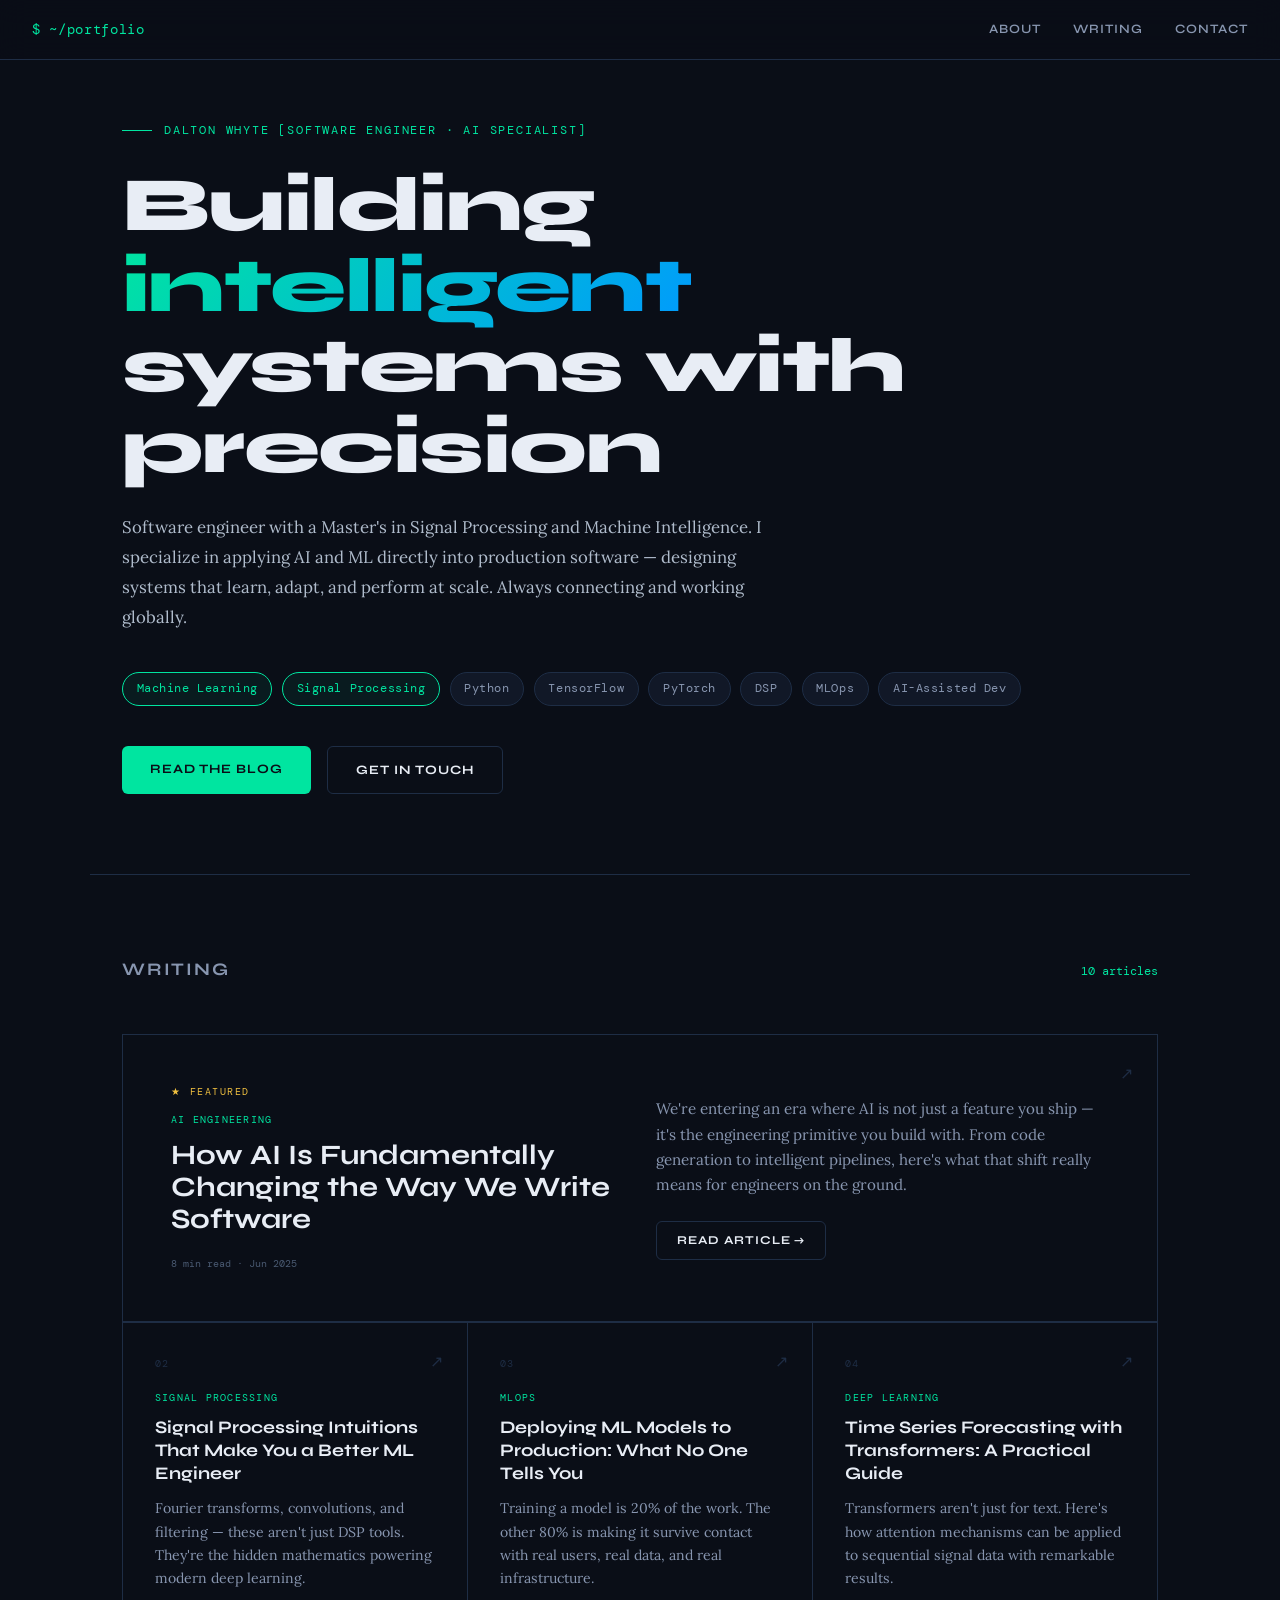
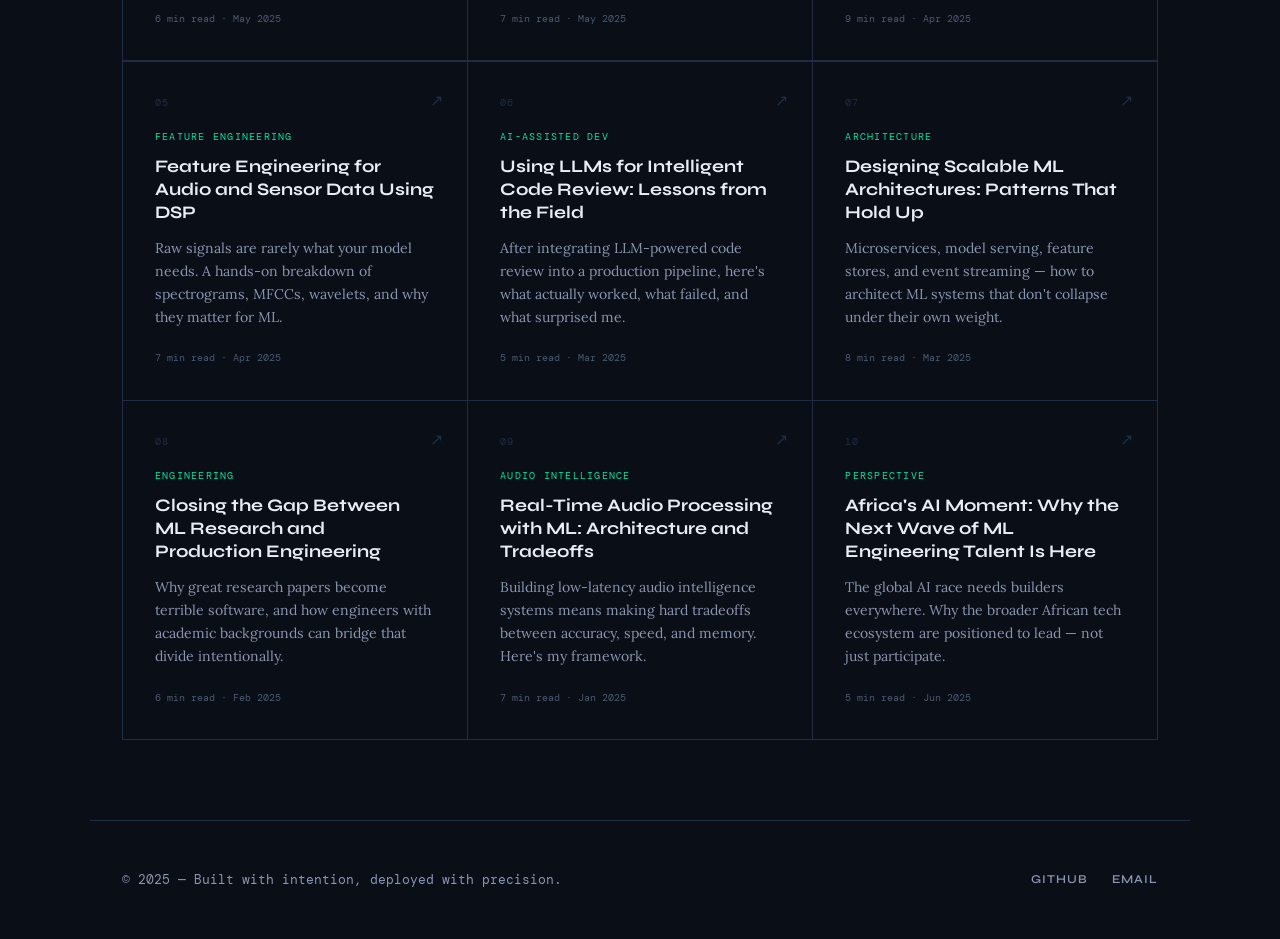
<file: index.html>
<!DOCTYPE html>
<html lang="en">
<head>
  <meta charset="UTF-8" />
  <meta name="viewport" content="width=device-width, initial-scale=1.0" />
  <title>Dalton Whyte Portfolio — AI & Signal Processing Engineer</title>
  <meta name="description" content="Software engineer specializing in AI/ML and signal processing. Writing about intelligent systems, machine learning, and applied AI in software engineering." />
  <link rel="stylesheet" href="assets/style.css" />
</head>
<body>

<nav>
  <a class="nav-logo" href="index.html">$ ~/portfolio</a>
  <div class="nav-links">
    <a href="#about">About</a>
    <a href="#writing">Writing</a>
    <a href="mailto:dalton.b.whyte@gmail.com">Contact</a>
  </div>
</nav>

<!-- HERO -->
<section class="hero" id="about">
  <div class="hero-tag">Dalton Whyte [Software Engineer · AI Specialist]</div>
  <h1>Building <em>intelligent</em><br/>systems with precision</h1>
  <p class="hero-bio">
    Software engineer with a Master's in Signal Processing and Machine Intelligence.
    I specialize in applying AI and ML directly into production software — designing systems
    that learn, adapt, and perform at scale. Always connecting and working globally.
  </p>
  <div class="hero-pills">
    <span class="pill active">Machine Learning</span>
    <span class="pill active">Signal Processing</span>
    <span class="pill">Python</span>
    <span class="pill">TensorFlow</span>
    <span class="pill">PyTorch</span>
    <span class="pill">DSP</span>
    <span class="pill">MLOps</span>
    <span class="pill">AI-Assisted Dev</span>
  </div>
  <div class="hero-cta">
    <a href="#writing" class="btn btn-primary">Read the Blog</a>
    <a href="mailto:dalton.b.whyte@gmail.com" class="btn btn-outline">Get in Touch</a>
  </div>
</section>

<hr class="section-divider" />

<!-- POSTS -->
<section class="posts-section" id="writing">
  <div class="section-header">
    <span class="section-title">Writing</span>
    <span class="section-count">10 articles</span>
  </div>

  <div class="posts-grid">

    <!-- FEATURED -->
    <a class="post-card featured" href="posts/ai-software-development.html">
      <div>
        <div class="featured-label">Featured</div>
        <div class="post-card-cat">AI Engineering</div>
        <h3>How AI Is Fundamentally Changing the Way We Write Software</h3>
        <div class="post-meta">
          <span class="post-read-time">8 min read · Jun 2025</span>
        </div>
      </div>
      <div>
        <p>We're entering an era where AI is not just a feature you ship — it's the engineering primitive you build with. From code generation to intelligent pipelines, here's what that shift really means for engineers on the ground.</p>
        <div style="margin-top:1.5rem;">
          <span class="btn btn-outline" style="font-size:0.75rem;padding:0.5rem 1.25rem;">Read Article →</span>
        </div>
      </div>
      <span class="post-arrow">↗</span>
    </a>

    <!-- POST 2 -->
    <a class="post-card" href="posts/signal-processing-ml.html">
      <div class="post-card-num">02</div>
      <div class="post-card-cat">Signal Processing</div>
      <h3>Signal Processing Intuitions That Make You a Better ML Engineer</h3>
      <p>Fourier transforms, convolutions, and filtering — these aren't just DSP tools. They're the hidden mathematics powering modern deep learning.</p>
      <div class="post-meta"><span class="post-read-time">6 min read · May 2025</span></div>
      <span class="post-arrow">↗</span>
    </a>

    <!-- POST 3 -->
    <a class="post-card" href="posts/deploying-ml-production.html">
      <div class="post-card-num">03</div>
      <div class="post-card-cat">MLOps</div>
      <h3>Deploying ML Models to Production: What No One Tells You</h3>
      <p>Training a model is 20% of the work. The other 80% is making it survive contact with real users, real data, and real infrastructure.</p>
      <div class="post-meta"><span class="post-read-time">7 min read · May 2025</span></div>
      <span class="post-arrow">↗</span>
    </a>

    <!-- POST 4 -->
    <a class="post-card" href="posts/time-series-deep-learning.html">
      <div class="post-card-num">04</div>
      <div class="post-card-cat">Deep Learning</div>
      <h3>Time Series Forecasting with Transformers: A Practical Guide</h3>
      <p>Transformers aren't just for text. Here's how attention mechanisms can be applied to sequential signal data with remarkable results.</p>
      <div class="post-meta"><span class="post-read-time">9 min read · Apr 2025</span></div>
      <span class="post-arrow">↗</span>
    </a>

    <!-- POST 5 -->
    <a class="post-card" href="posts/feature-engineering-signals.html">
      <div class="post-card-num">05</div>
      <div class="post-card-cat">Feature Engineering</div>
      <h3>Feature Engineering for Audio and Sensor Data Using DSP</h3>
      <p>Raw signals are rarely what your model needs. A hands-on breakdown of spectrograms, MFCCs, wavelets, and why they matter for ML.</p>
      <div class="post-meta"><span class="post-read-time">7 min read · Apr 2025</span></div>
      <span class="post-arrow">↗</span>
    </a>

    <!-- POST 6 -->
    <a class="post-card" href="posts/ai-code-review.html">
      <div class="post-card-num">06</div>
      <div class="post-card-cat">AI-Assisted Dev</div>
      <h3>Using LLMs for Intelligent Code Review: Lessons from the Field</h3>
      <p>After integrating LLM-powered code review into a production pipeline, here's what actually worked, what failed, and what surprised me.</p>
      <div class="post-meta"><span class="post-read-time">5 min read · Mar 2025</span></div>
      <span class="post-arrow">↗</span>
    </a>

    <!-- POST 7 -->
    <a class="post-card" href="posts/scalable-ml-architecture.html">
      <div class="post-card-num">07</div>
      <div class="post-card-cat">Architecture</div>
      <h3>Designing Scalable ML Architectures: Patterns That Hold Up</h3>
      <p>Microservices, model serving, feature stores, and event streaming — how to architect ML systems that don't collapse under their own weight.</p>
      <div class="post-meta"><span class="post-read-time">8 min read · Mar 2025</span></div>
      <span class="post-arrow">↗</span>
    </a>

    <!-- POST 8 -->
    <a class="post-card" href="posts/research-to-production.html">
      <div class="post-card-num">08</div>
      <div class="post-card-cat">Engineering</div>
      <h3>Closing the Gap Between ML Research and Production Engineering</h3>
      <p>Why great research papers become terrible software, and how engineers with academic backgrounds can bridge that divide intentionally.</p>
      <div class="post-meta"><span class="post-read-time">6 min read · Feb 2025</span></div>
      <span class="post-arrow">↗</span>
    </a>

    <!-- POST 9 -->
    <a class="post-card" href="posts/real-time-audio-ml.html">
      <div class="post-card-num">09</div>
      <div class="post-card-cat">Audio Intelligence</div>
      <h3>Real-Time Audio Processing with ML: Architecture and Tradeoffs</h3>
      <p>Building low-latency audio intelligence systems means making hard tradeoffs between accuracy, speed, and memory. Here's my framework.</p>
      <div class="post-meta"><span class="post-read-time">7 min read · Jan 2025</span></div>
      <span class="post-arrow">↗</span>
    </a>

    <!-- POST 10 -->
    <a class="post-card" href="posts/african-ai-opportunity.html">
      <div class="post-card-num">10</div>
      <div class="post-card-cat">Perspective</div>
      <h3>Africa's AI Moment: Why the Next Wave of ML Engineering Talent Is Here</h3>
      <p>The global AI race needs builders everywhere. Why the broader African tech ecosystem are positioned to lead — not just participate.</p>
      <div class="post-meta"><span class="post-read-time">5 min read · Jun 2025</span></div>
      <span class="post-arrow">↗</span>
    </a>

  </div>
</section>

<footer>
  <div class="footer-brand">© 2025 — Built with intention, deployed with precision.</div>
  <div class="footer-links">
    <a href="https://github.com/yourusername" target="_blank">GitHub</a>
    <!-- <a href="https://linkedin.com/in/yourprofile" target="_blank">LinkedIn</a> -->
    <a href="mailto:dalton.b.whyte@gmail.com">Email</a>
  </div>
</footer>

</body>
</html>
</file>
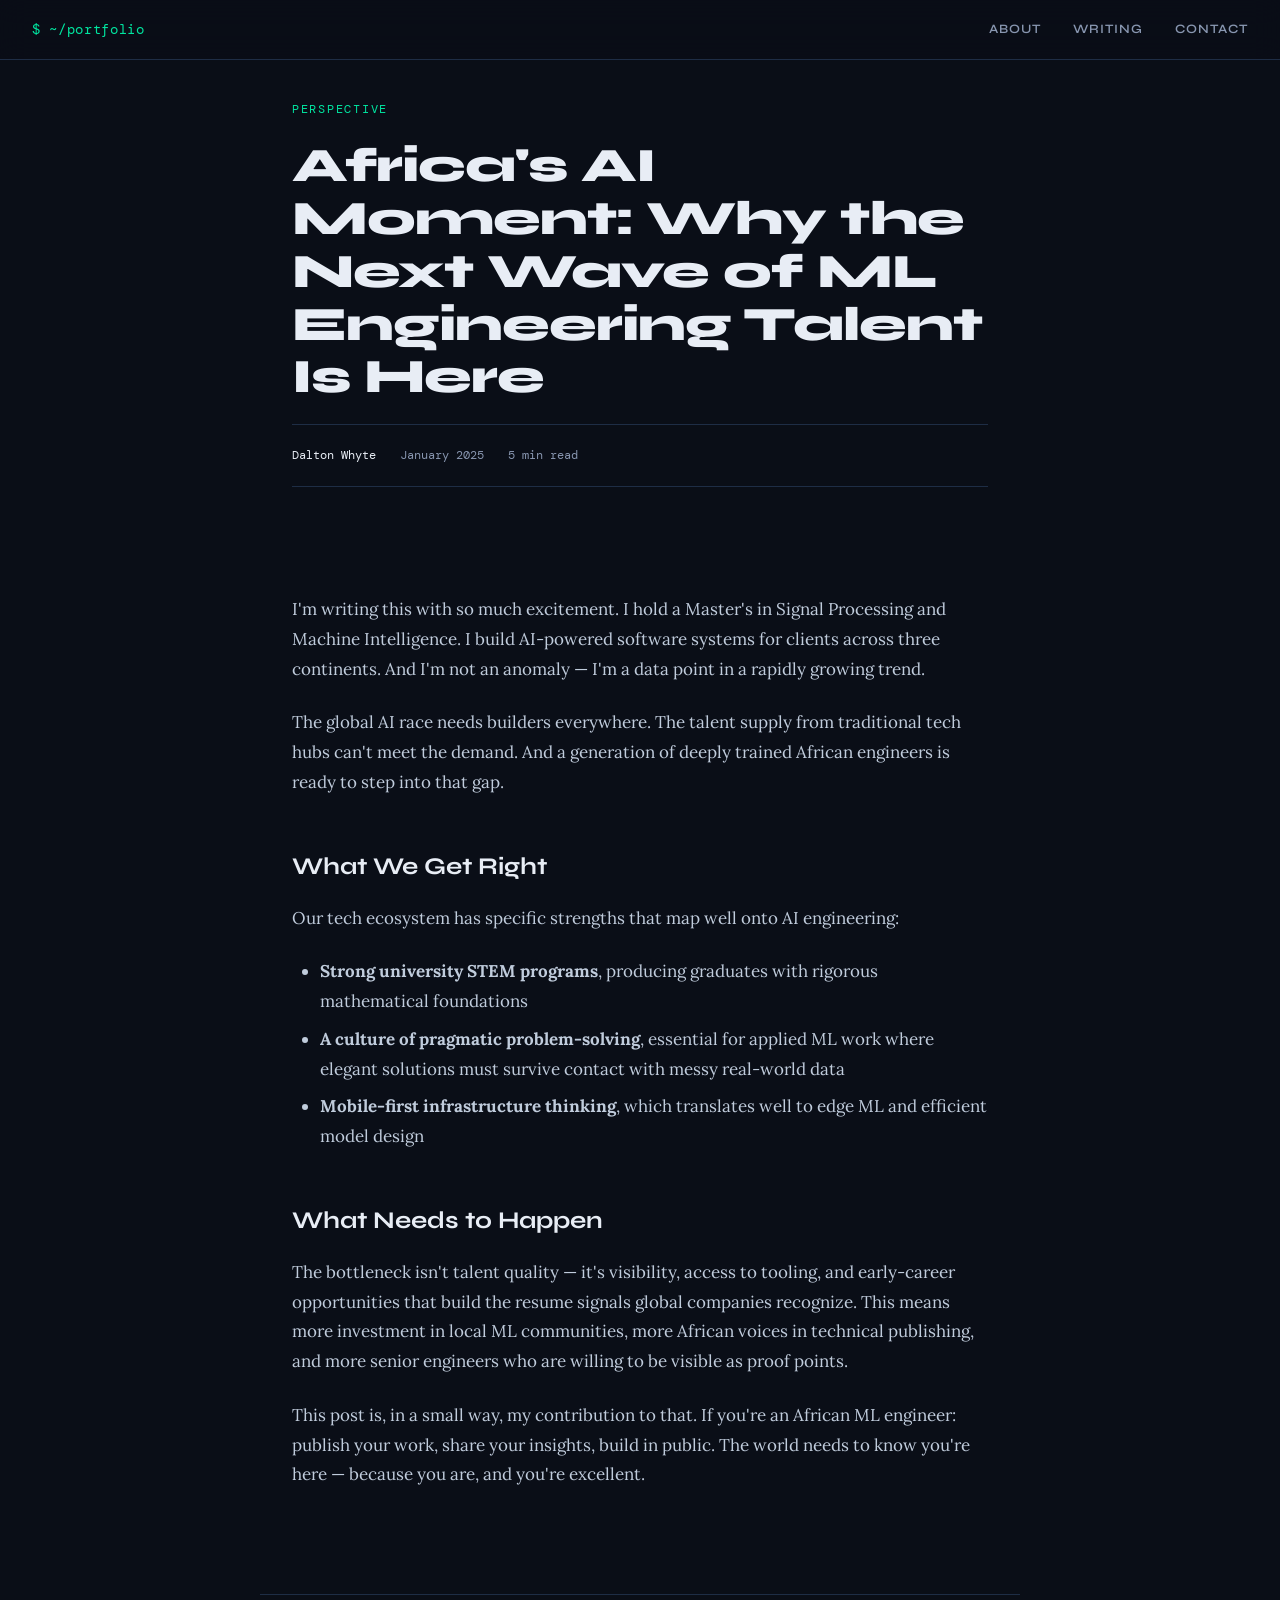
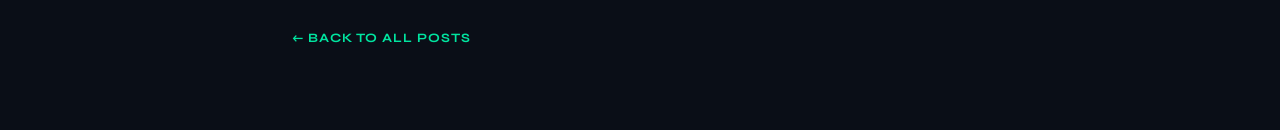
<file: posts/african-ai-opportunity.html>
<!DOCTYPE html>
<html lang="en">
<head>
  <meta charset="UTF-8" />
  <meta name="viewport" content="width=device-width, initial-scale=1.0" />
  <title>Africa's AI Moment</title>
  <link rel="stylesheet" href="../assets/style.css" />
</head>
<body>
<nav>
  <a class="nav-logo" href="../index.html">$ ~/portfolio</a>
  <div class="nav-links">
    <a href="../index.html#about">About</a>
    <a href="../index.html#writing">Writing</a>
    <a href="mailto:dalton.b.whyte@gmail.com">Contact</a>
  </div>
</nav>
<div class="article-hero">
  <div class="article-cat">Perspective</div>
  <h1>Africa's AI Moment: Why the Next Wave of ML Engineering Talent Is Here</h1>
  <div class="article-byline">
    <span class="byline-author">Dalton Whyte</span>
    <span class="byline-date">January 2025</span>
    <span class="byline-read">5 min read</span>
  </div>
</div>
<div class="article-body">
  <p>I'm writing this with so much excitement. I hold a Master's in Signal Processing and Machine Intelligence. I build AI-powered software systems for clients across three continents. And I'm not an anomaly — I'm a data point in a rapidly growing trend.</p>

  <p>The global AI race needs builders everywhere. The talent supply from traditional tech hubs can't meet the demand. And a generation of deeply trained African engineers is ready to step into that gap.</p>

  <h2>What We Get Right</h2>
  <p>Our tech ecosystem has specific strengths that map well onto AI engineering:</p>
  <ul>
    <li><strong>Strong university STEM programs</strong>, producing graduates with rigorous mathematical foundations</li>
    <li><strong>A culture of pragmatic problem-solving</strong>, essential for applied ML work where elegant solutions must survive contact with messy real-world data</li>
    <li><strong>Mobile-first infrastructure thinking</strong>, which translates well to edge ML and efficient model design</li>
  </ul>

  <h2>What Needs to Happen</h2>
  <p>The bottleneck isn't talent quality — it's visibility, access to tooling, and early-career opportunities that build the resume signals global companies recognize. This means more investment in local ML communities, more African voices in technical publishing, and more senior engineers who are willing to be visible as proof points.</p>

  <p>This post is, in a small way, my contribution to that. If you're an African ML engineer: publish your work, share your insights, build in public. The world needs to know you're here — because you are, and you're excellent.</p>
</div>
<div class="article-nav">
  <a class="back-link" href="../index.html#writing">← Back to all posts</a>
</div>
</body>
</html>
</file>
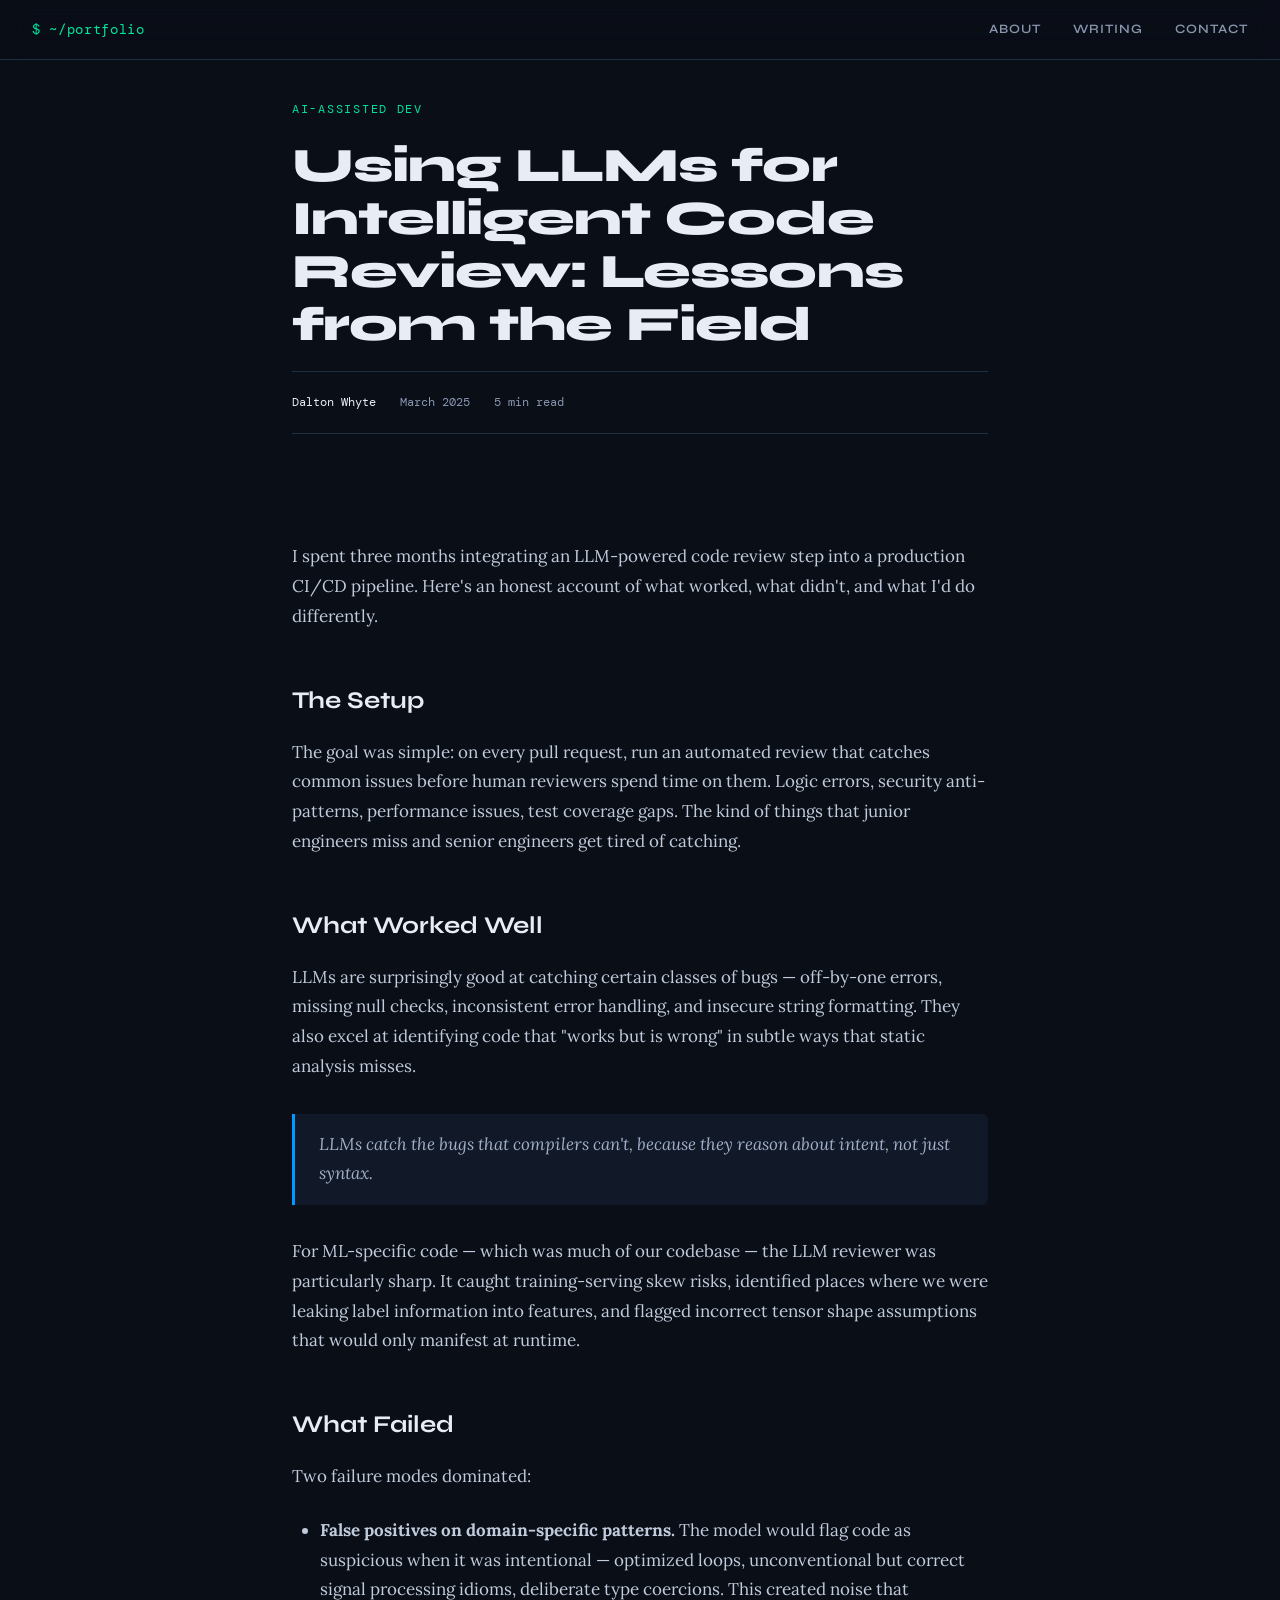
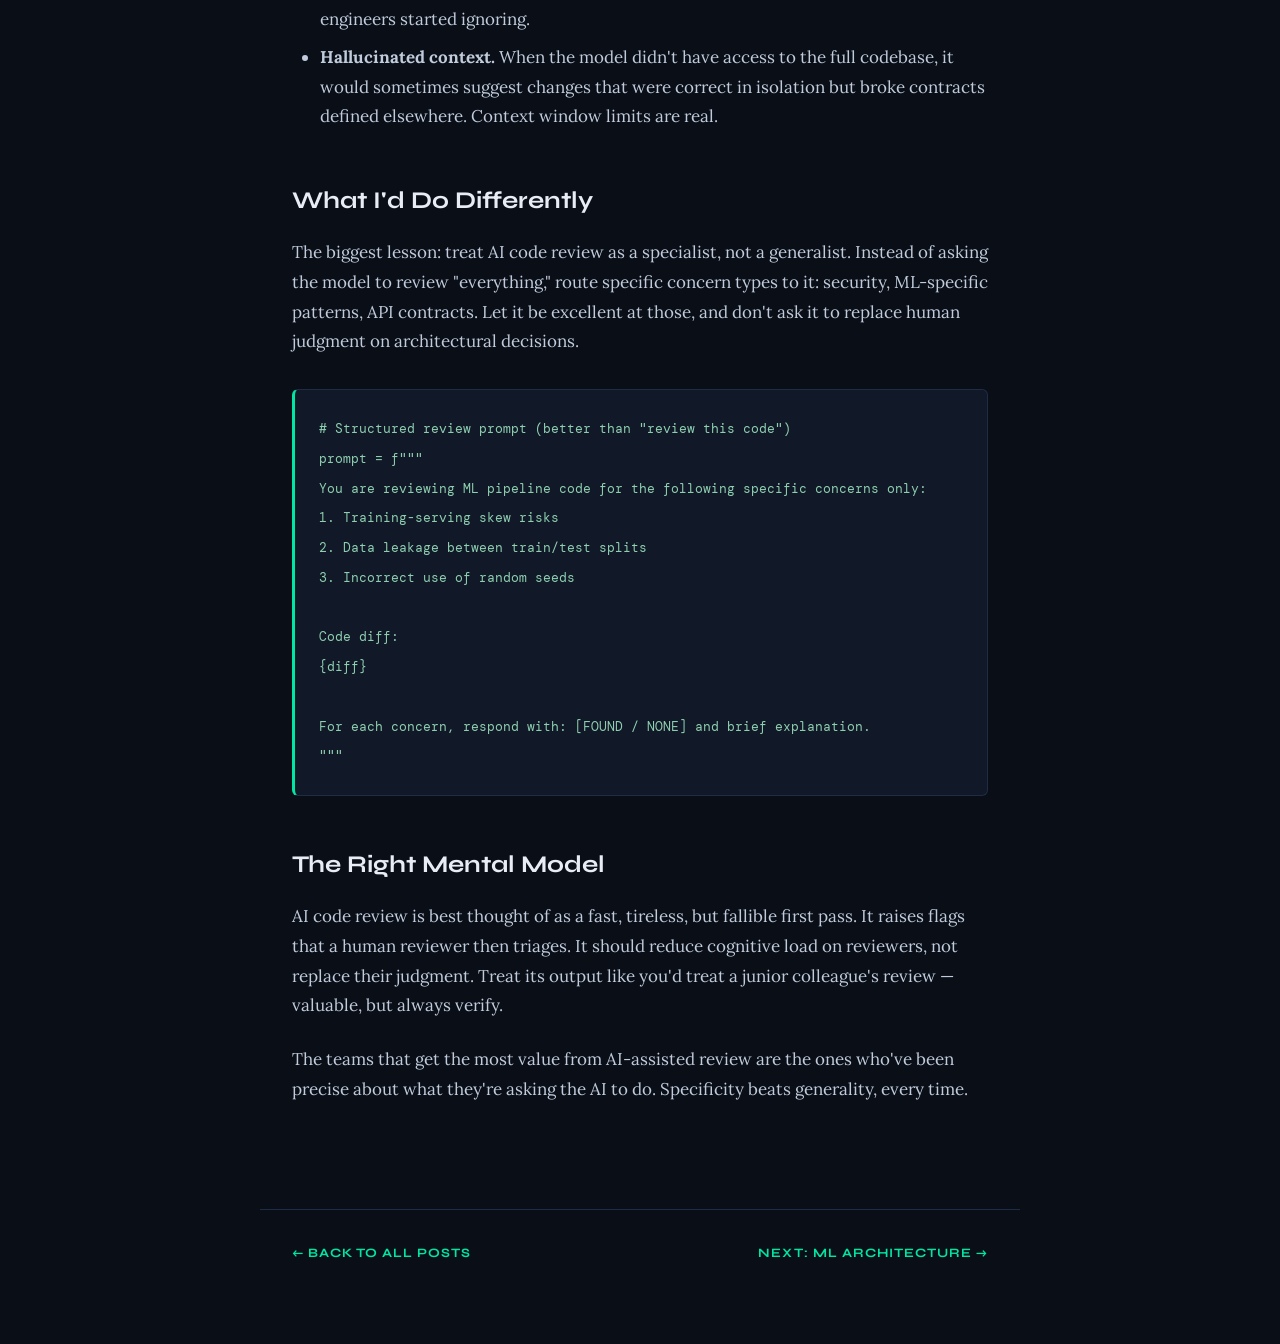
<file: posts/ai-code-review.html>
<!DOCTYPE html>
<html lang="en">
<head>
  <meta charset="UTF-8" />
  <meta name="viewport" content="width=device-width, initial-scale=1.0" />
  <title>Using LLMs for Intelligent Code Review</title>
  <link rel="stylesheet" href="../assets/style.css" />
</head>
<body>
<nav>
  <a class="nav-logo" href="../index.html">$ ~/portfolio</a>
  <div class="nav-links">
    <a href="../index.html#about">About</a>
    <a href="../index.html#writing">Writing</a>
    <a href="mailto:dalton.b.whyte@gmail.com">Contact</a>
  </div>
</nav>
<div class="article-hero">
  <div class="article-cat">AI-Assisted Dev</div>
  <h1>Using LLMs for Intelligent Code Review: Lessons from the Field</h1>
  <div class="article-byline">
    <span class="byline-author">Dalton Whyte</span>
    <span class="byline-date">March 2025</span>
    <span class="byline-read">5 min read</span>
  </div>
</div>
<div class="article-body">
  <p>I spent three months integrating an LLM-powered code review step into a production CI/CD pipeline. Here's an honest account of what worked, what didn't, and what I'd do differently.</p>

  <h2>The Setup</h2>
  <p>The goal was simple: on every pull request, run an automated review that catches common issues before human reviewers spend time on them. Logic errors, security anti-patterns, performance issues, test coverage gaps. The kind of things that junior engineers miss and senior engineers get tired of catching.</p>

  <h2>What Worked Well</h2>
  <p>LLMs are surprisingly good at catching certain classes of bugs — off-by-one errors, missing null checks, inconsistent error handling, and insecure string formatting. They also excel at identifying code that "works but is wrong" in subtle ways that static analysis misses.</p>

  <blockquote>LLMs catch the bugs that compilers can't, because they reason about intent, not just syntax.</blockquote>

  <p>For ML-specific code — which was much of our codebase — the LLM reviewer was particularly sharp. It caught training-serving skew risks, identified places where we were leaking label information into features, and flagged incorrect tensor shape assumptions that would only manifest at runtime.</p>

  <h2>What Failed</h2>
  <p>Two failure modes dominated:</p>

  <ul>
    <li><strong>False positives on domain-specific patterns.</strong> The model would flag code as suspicious when it was intentional — optimized loops, unconventional but correct signal processing idioms, deliberate type coercions. This created noise that engineers started ignoring.</li>
    <li><strong>Hallucinated context.</strong> When the model didn't have access to the full codebase, it would sometimes suggest changes that were correct in isolation but broke contracts defined elsewhere. Context window limits are real.</li>
  </ul>

  <h2>What I'd Do Differently</h2>
  <p>The biggest lesson: treat AI code review as a specialist, not a generalist. Instead of asking the model to review "everything," route specific concern types to it: security, ML-specific patterns, API contracts. Let it be excellent at those, and don't ask it to replace human judgment on architectural decisions.</p>

  <pre><code># Structured review prompt (better than "review this code")
prompt = f"""
You are reviewing ML pipeline code for the following specific concerns only:
1. Training-serving skew risks
2. Data leakage between train/test splits
3. Incorrect use of random seeds

Code diff:
{diff}

For each concern, respond with: [FOUND / NONE] and brief explanation.
"""</code></pre>

  <h2>The Right Mental Model</h2>
  <p>AI code review is best thought of as a fast, tireless, but fallible first pass. It raises flags that a human reviewer then triages. It should reduce cognitive load on reviewers, not replace their judgment. Treat its output like you'd treat a junior colleague's review — valuable, but always verify.</p>

  <p>The teams that get the most value from AI-assisted review are the ones who've been precise about what they're asking the AI to do. Specificity beats generality, every time.</p>
</div>
<div class="article-nav">
  <a class="back-link" href="../index.html#writing">← Back to all posts</a>
  <a class="back-link" href="scalable-ml-architecture.html">Next: ML Architecture →</a>
</div>
</body>
</html>
</file>
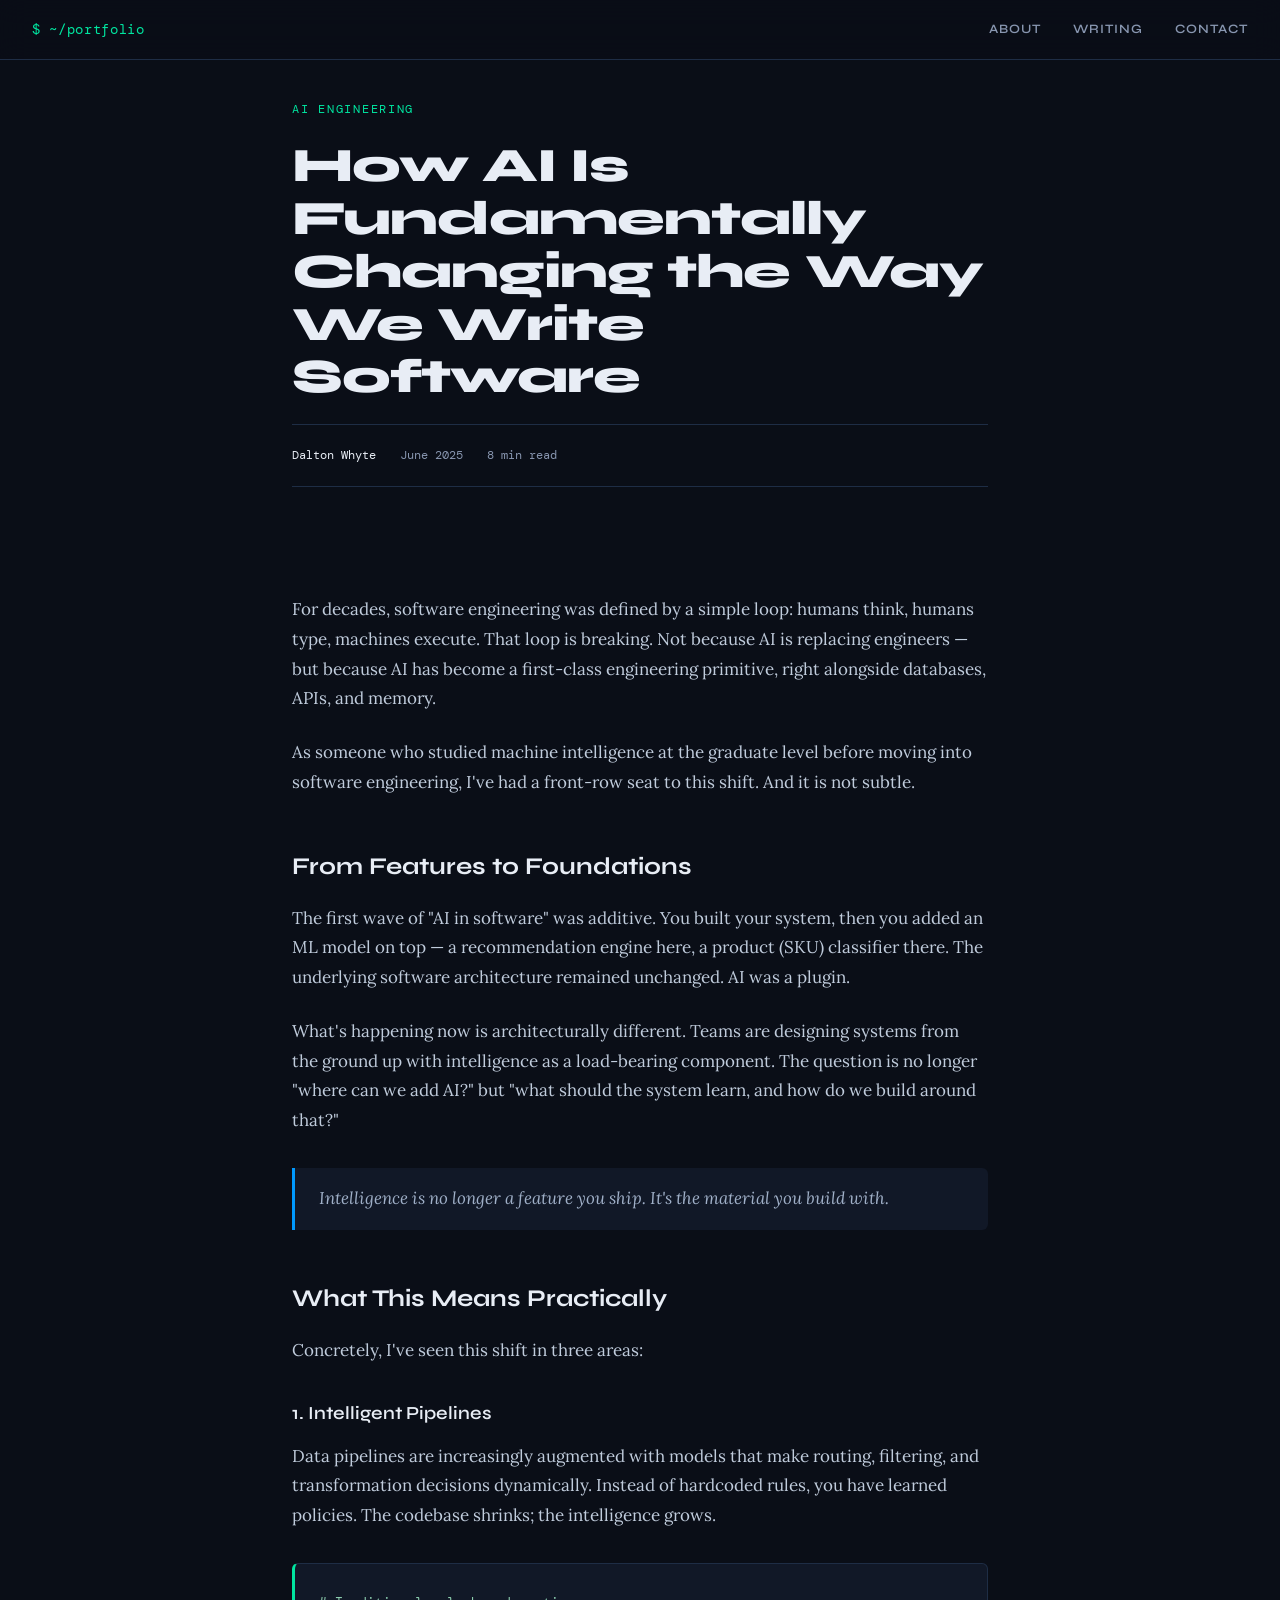
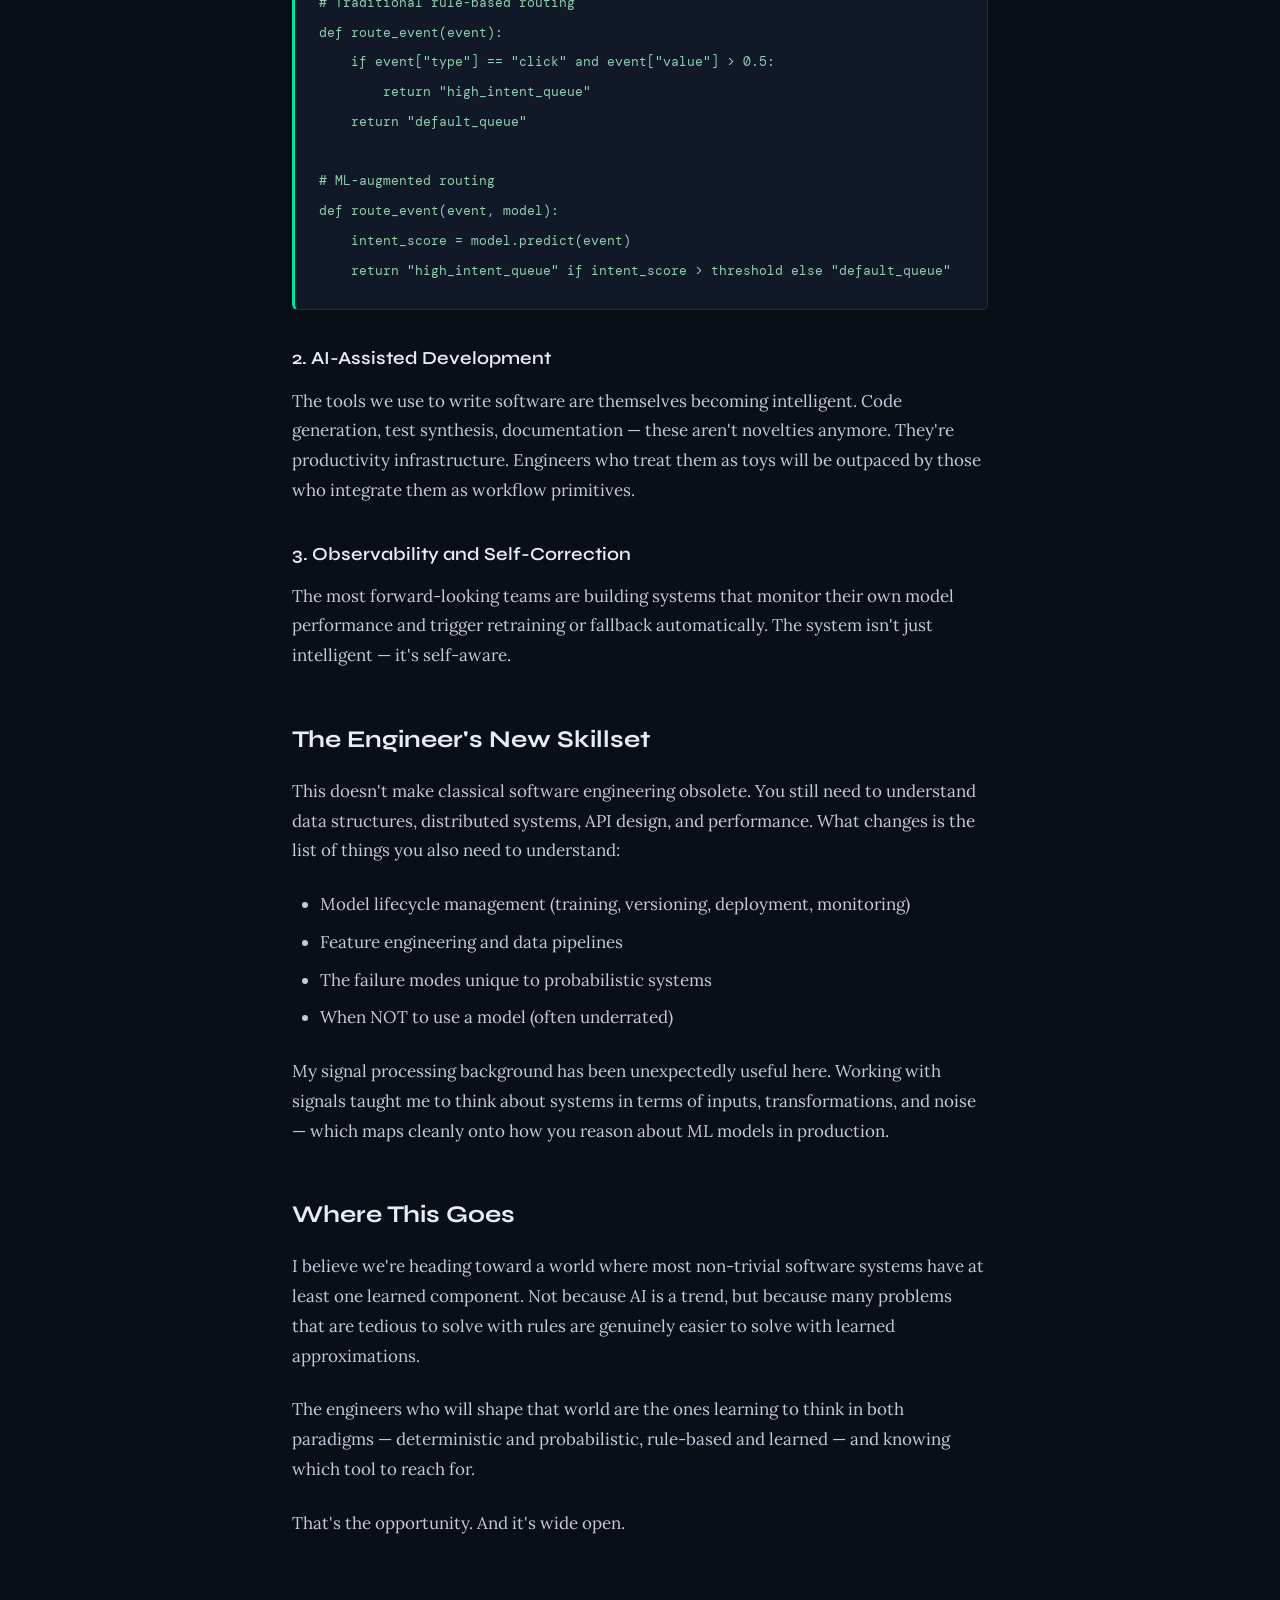
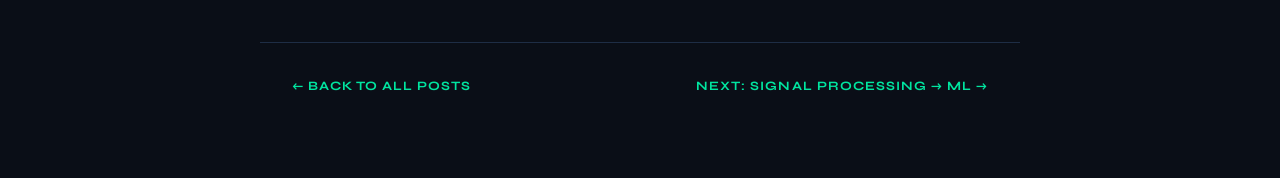
<file: posts/ai-software-development.html>
<!DOCTYPE html>
<html lang="en">
<head>
  <meta charset="UTF-8" />
  <meta name="viewport" content="width=device-width, initial-scale=1.0" />
  <title>How AI Is Changing Software Development</title>
  <link rel="stylesheet" href="../assets/style.css" />
</head>
<body>

<nav>
  <a class="nav-logo" href="../index.html">$ ~/portfolio</a>
  <div class="nav-links">
    <a href="../index.html#about">About</a>
    <a href="../index.html#writing">Writing</a>
    <a href="mailto:dalton.b.whyte@gmail.com">Contact</a>
  </div>
</nav>

<div class="article-hero">
  <div class="article-cat">AI Engineering</div>
  <h1>How AI Is Fundamentally Changing the Way We Write Software</h1>
  <div class="article-byline">
    <span class="byline-author">Dalton Whyte</span>
    <span class="byline-date">June 2025</span>
    <span class="byline-read">8 min read</span>
  </div>
</div>

<div class="article-body">
  <p>For decades, software engineering was defined by a simple loop: humans think, humans type, machines execute. That loop is breaking. Not because AI is replacing engineers — but because AI has become a first-class engineering primitive, right alongside databases, APIs, and memory.</p>

  <p>As someone who studied machine intelligence at the graduate level before moving into software engineering, I've had a front-row seat to this shift. And it is not subtle.</p>

  <h2>From Features to Foundations</h2>
  <p>The first wave of "AI in software" was additive. You built your system, then you added an ML model on top — a recommendation engine here, a product (SKU) classifier there. The underlying software architecture remained unchanged. AI was a plugin.</p>

  <p>What's happening now is architecturally different. Teams are designing systems from the ground up with intelligence as a load-bearing component. The question is no longer "where can we add AI?" but "what should the system learn, and how do we build around that?"</p>

  <blockquote>Intelligence is no longer a feature you ship. It's the material you build with.</blockquote>

  <h2>What This Means Practically</h2>
  <p>Concretely, I've seen this shift in three areas:</p>

  <h3>1. Intelligent Pipelines</h3>
  <p>Data pipelines are increasingly augmented with models that make routing, filtering, and transformation decisions dynamically. Instead of hardcoded rules, you have learned policies. The codebase shrinks; the intelligence grows.</p>

  <pre><code># Traditional rule-based routing
def route_event(event):
    if event["type"] == "click" and event["value"] > 0.5:
        return "high_intent_queue"
    return "default_queue"

# ML-augmented routing
def route_event(event, model):
    intent_score = model.predict(event)
    return "high_intent_queue" if intent_score > threshold else "default_queue"</code></pre>

  <h3>2. AI-Assisted Development</h3>
  <p>The tools we use to write software are themselves becoming intelligent. Code generation, test synthesis, documentation — these aren't novelties anymore. They're productivity infrastructure. Engineers who treat them as toys will be outpaced by those who integrate them as workflow primitives.</p>

  <h3>3. Observability and Self-Correction</h3>
  <p>The most forward-looking teams are building systems that monitor their own model performance and trigger retraining or fallback automatically. The system isn't just intelligent — it's self-aware.</p>

  <h2>The Engineer's New Skillset</h2>
  <p>This doesn't make classical software engineering obsolete. You still need to understand data structures, distributed systems, API design, and performance. What changes is the list of things you also need to understand:</p>

  <ul>
    <li>Model lifecycle management (training, versioning, deployment, monitoring)</li>
    <li>Feature engineering and data pipelines</li>
    <li>The failure modes unique to probabilistic systems</li>
    <li>When NOT to use a model (often underrated)</li>
  </ul>

  <p>My signal processing background has been unexpectedly useful here. Working with signals taught me to think about systems in terms of inputs, transformations, and noise — which maps cleanly onto how you reason about ML models in production.</p>

  <h2>Where This Goes</h2>
  <p>I believe we're heading toward a world where most non-trivial software systems have at least one learned component. Not because AI is a trend, but because many problems that are tedious to solve with rules are genuinely easier to solve with learned approximations.</p>

  <p>The engineers who will shape that world are the ones learning to think in both paradigms — deterministic and probabilistic, rule-based and learned — and knowing which tool to reach for.</p>

  <p>That's the opportunity. And it's wide open.</p>
</div>

<div class="article-nav">
  <a class="back-link" href="../index.html#writing">← Back to all posts</a>
  <a class="back-link" href="signal-processing-ml.html">Next: Signal Processing → ML →</a>
</div>

</body>
</html>
</file>
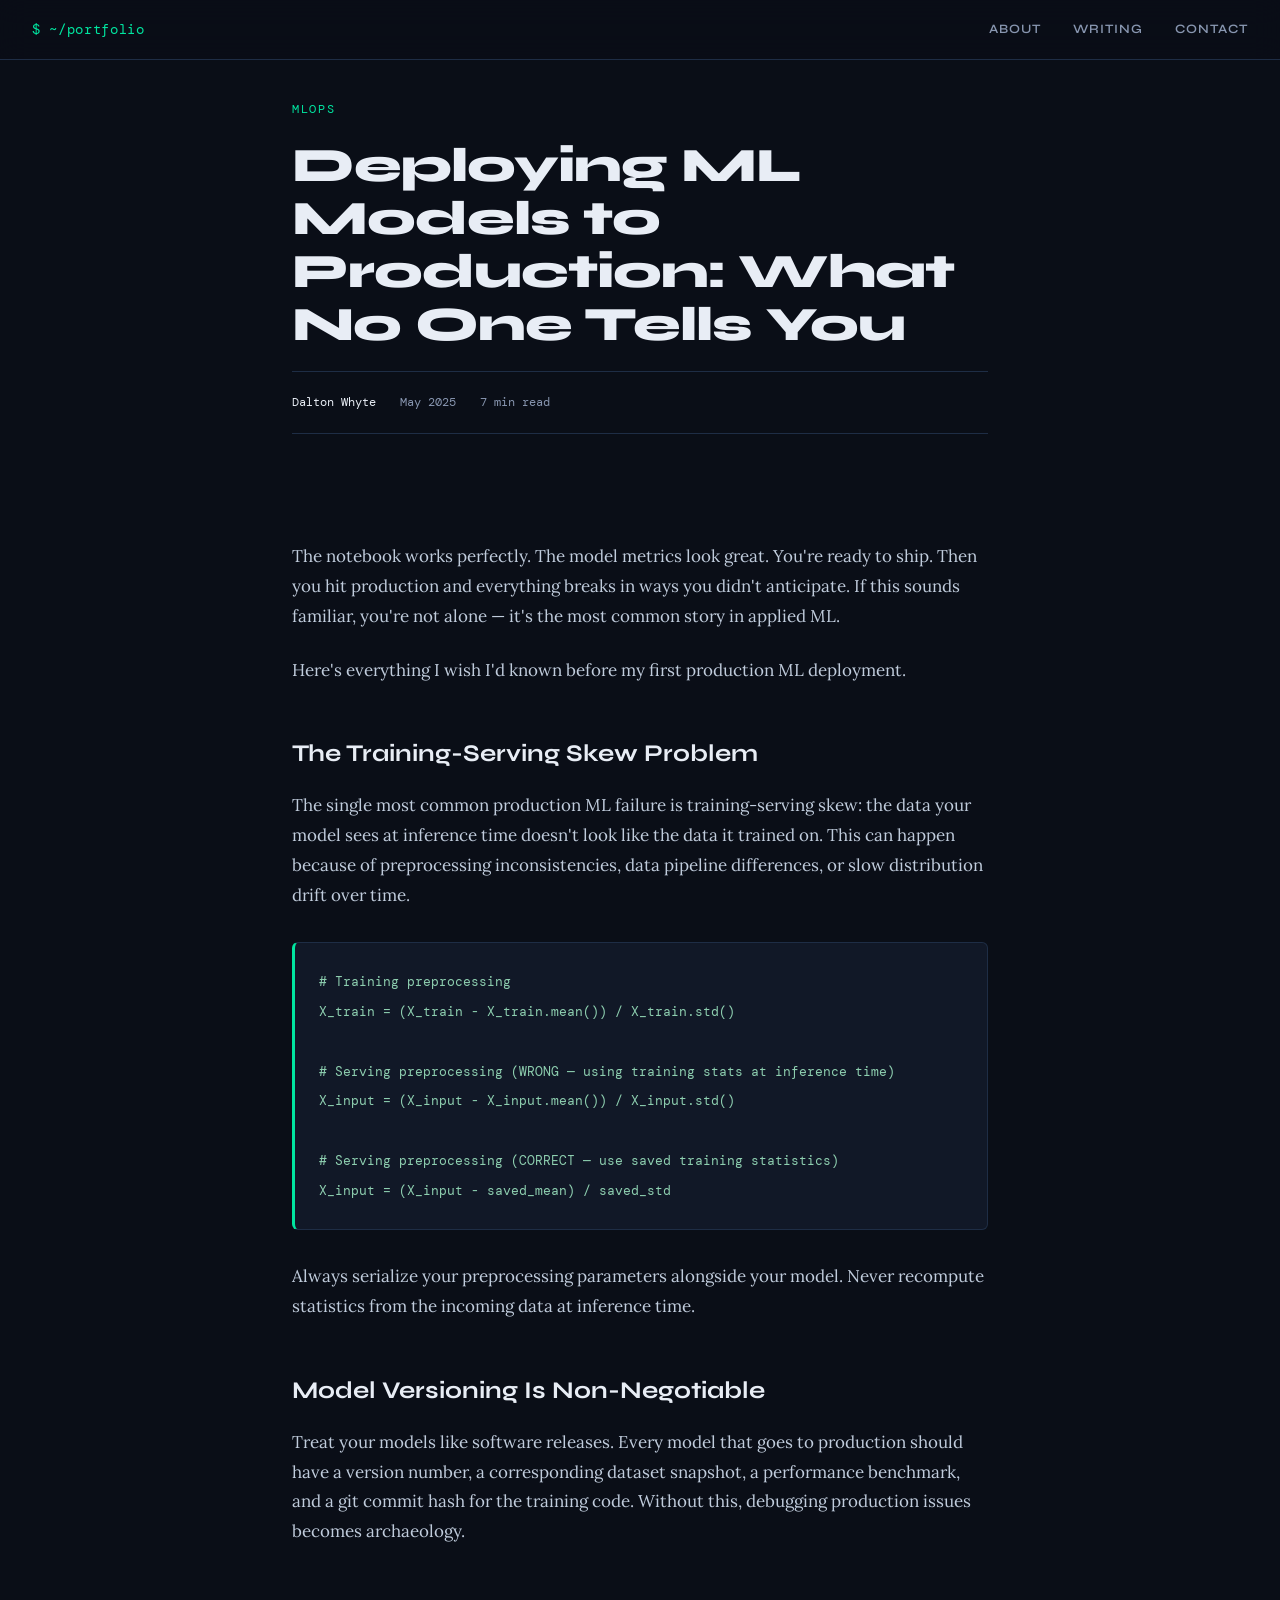
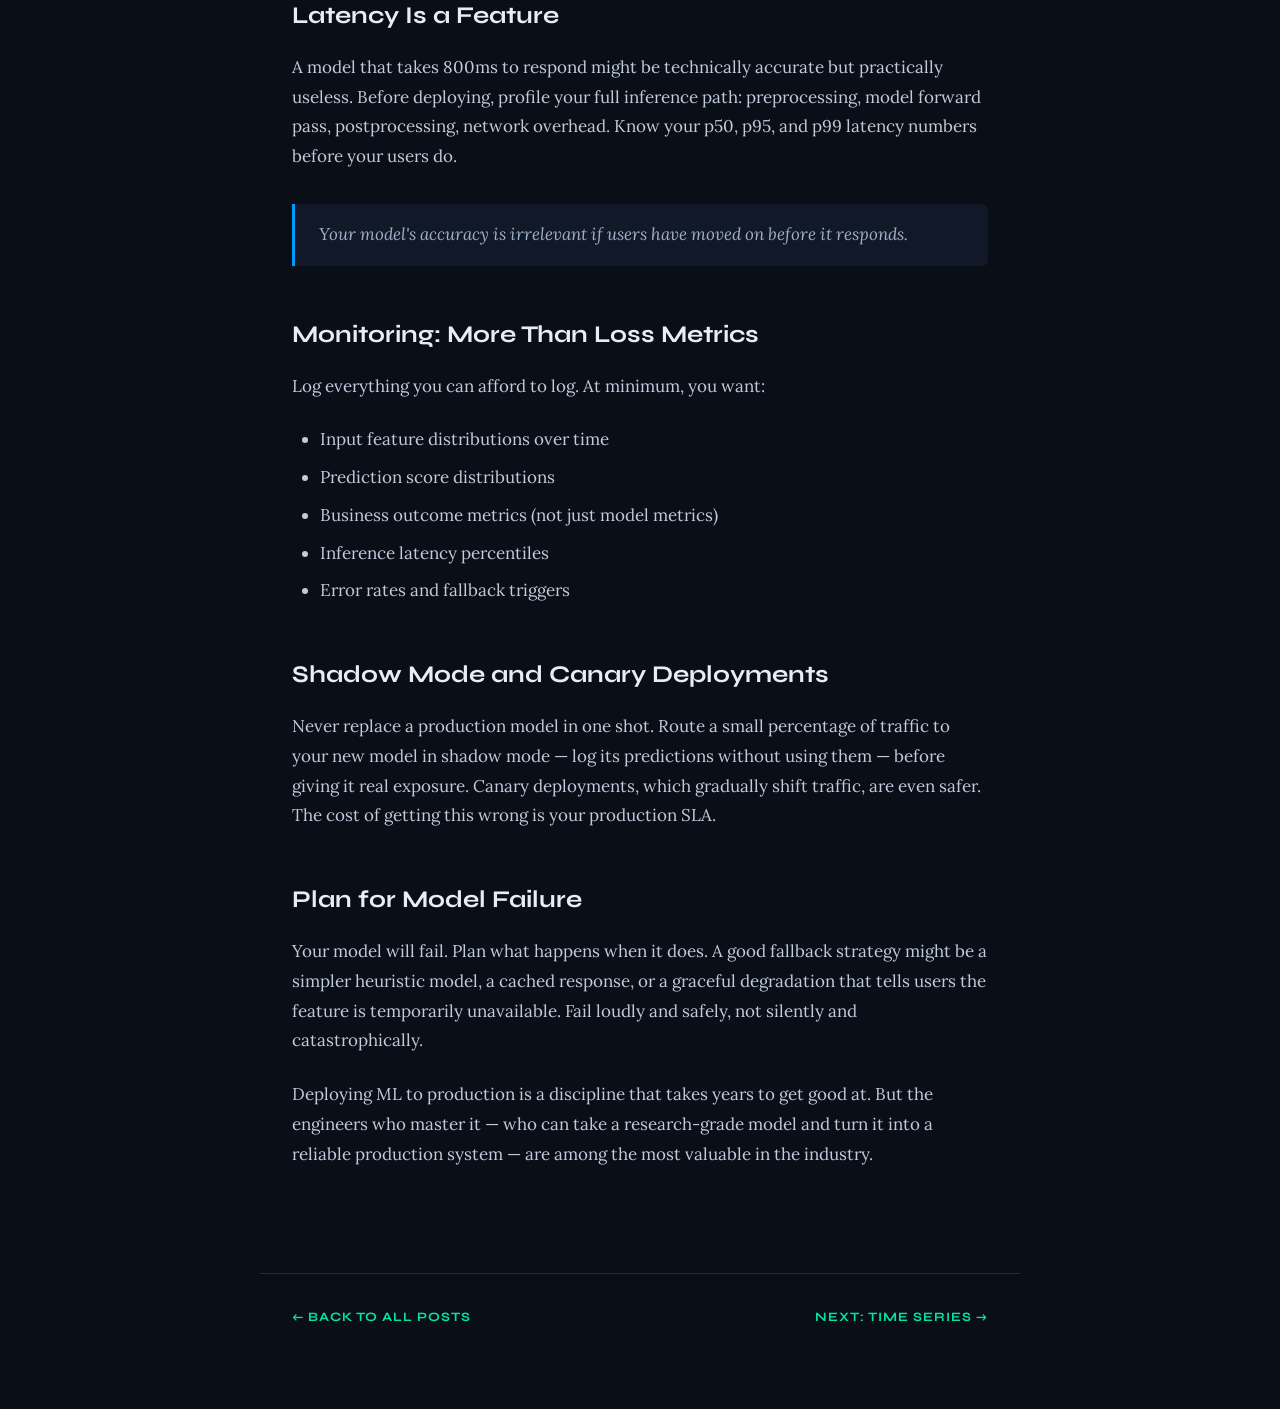
<file: posts/deploying-ml-production.html>
<!DOCTYPE html>
<html lang="en">
<head>
  <meta charset="UTF-8" />
  <meta name="viewport" content="width=device-width, initial-scale=1.0" />
  <title>Deploying ML Models to Production</title>
  <link rel="stylesheet" href="../assets/style.css" />
</head>
<body>
<nav>
  <a class="nav-logo" href="../index.html">$ ~/portfolio</a>
  <div class="nav-links">
    <a href="../index.html#about">About</a>
    <a href="../index.html#writing">Writing</a>
    <a href="mailto:dalton.b.whyte@gmail.com">Contact</a>
  </div>
</nav>
<div class="article-hero">
  <div class="article-cat">MLOps</div>
  <h1>Deploying ML Models to Production: What No One Tells You</h1>
  <div class="article-byline">
    <span class="byline-author">Dalton Whyte</span>
    <span class="byline-date">May 2025</span>
    <span class="byline-read">7 min read</span>
  </div>
</div>
<div class="article-body">
  <p>The notebook works perfectly. The model metrics look great. You're ready to ship. Then you hit production and everything breaks in ways you didn't anticipate. If this sounds familiar, you're not alone — it's the most common story in applied ML.</p>

  <p>Here's everything I wish I'd known before my first production ML deployment.</p>

  <h2>The Training-Serving Skew Problem</h2>
  <p>The single most common production ML failure is training-serving skew: the data your model sees at inference time doesn't look like the data it trained on. This can happen because of preprocessing inconsistencies, data pipeline differences, or slow distribution drift over time.</p>

  <pre><code># Training preprocessing
X_train = (X_train - X_train.mean()) / X_train.std()

# Serving preprocessing (WRONG — using training stats at inference time)
X_input = (X_input - X_input.mean()) / X_input.std()

# Serving preprocessing (CORRECT — use saved training statistics)
X_input = (X_input - saved_mean) / saved_std</code></pre>

  <p>Always serialize your preprocessing parameters alongside your model. Never recompute statistics from the incoming data at inference time.</p>

  <h2>Model Versioning Is Non-Negotiable</h2>
  <p>Treat your models like software releases. Every model that goes to production should have a version number, a corresponding dataset snapshot, a performance benchmark, and a git commit hash for the training code. Without this, debugging production issues becomes archaeology.</p>

  <h2>Latency Is a Feature</h2>
  <p>A model that takes 800ms to respond might be technically accurate but practically useless. Before deploying, profile your full inference path: preprocessing, model forward pass, postprocessing, network overhead. Know your p50, p95, and p99 latency numbers before your users do.</p>

  <blockquote>Your model's accuracy is irrelevant if users have moved on before it responds.</blockquote>

  <h2>Monitoring: More Than Loss Metrics</h2>
  <p>Log everything you can afford to log. At minimum, you want:</p>
  <ul>
    <li>Input feature distributions over time</li>
    <li>Prediction score distributions</li>
    <li>Business outcome metrics (not just model metrics)</li>
    <li>Inference latency percentiles</li>
    <li>Error rates and fallback triggers</li>
  </ul>

  <h2>Shadow Mode and Canary Deployments</h2>
  <p>Never replace a production model in one shot. Route a small percentage of traffic to your new model in shadow mode — log its predictions without using them — before giving it real exposure. Canary deployments, which gradually shift traffic, are even safer. The cost of getting this wrong is your production SLA.</p>

  <h2>Plan for Model Failure</h2>
  <p>Your model will fail. Plan what happens when it does. A good fallback strategy might be a simpler heuristic model, a cached response, or a graceful degradation that tells users the feature is temporarily unavailable. Fail loudly and safely, not silently and catastrophically.</p>

  <p>Deploying ML to production is a discipline that takes years to get good at. But the engineers who master it — who can take a research-grade model and turn it into a reliable production system — are among the most valuable in the industry.</p>
</div>
<div class="article-nav">
  <a class="back-link" href="../index.html#writing">← Back to all posts</a>
  <a class="back-link" href="time-series-deep-learning.html">Next: Time Series →</a>
</div>
</body>
</html>
</file>
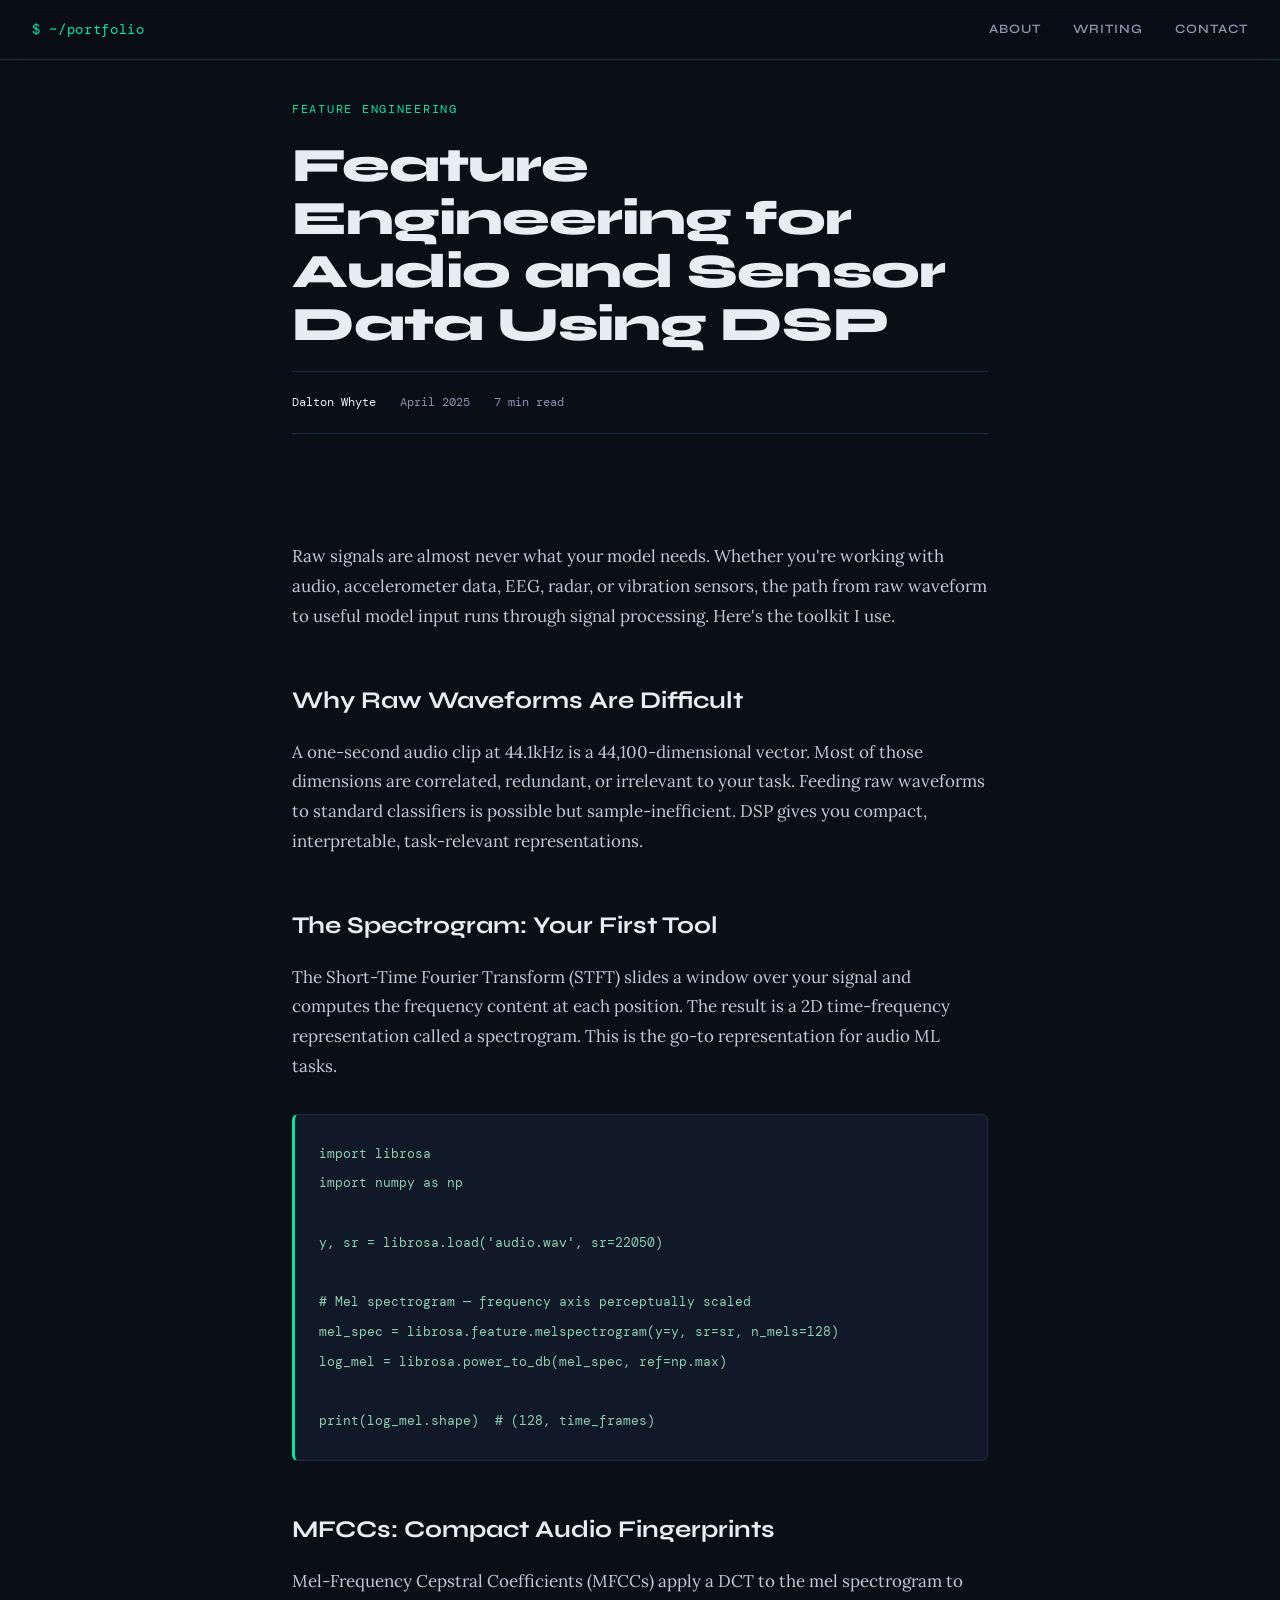
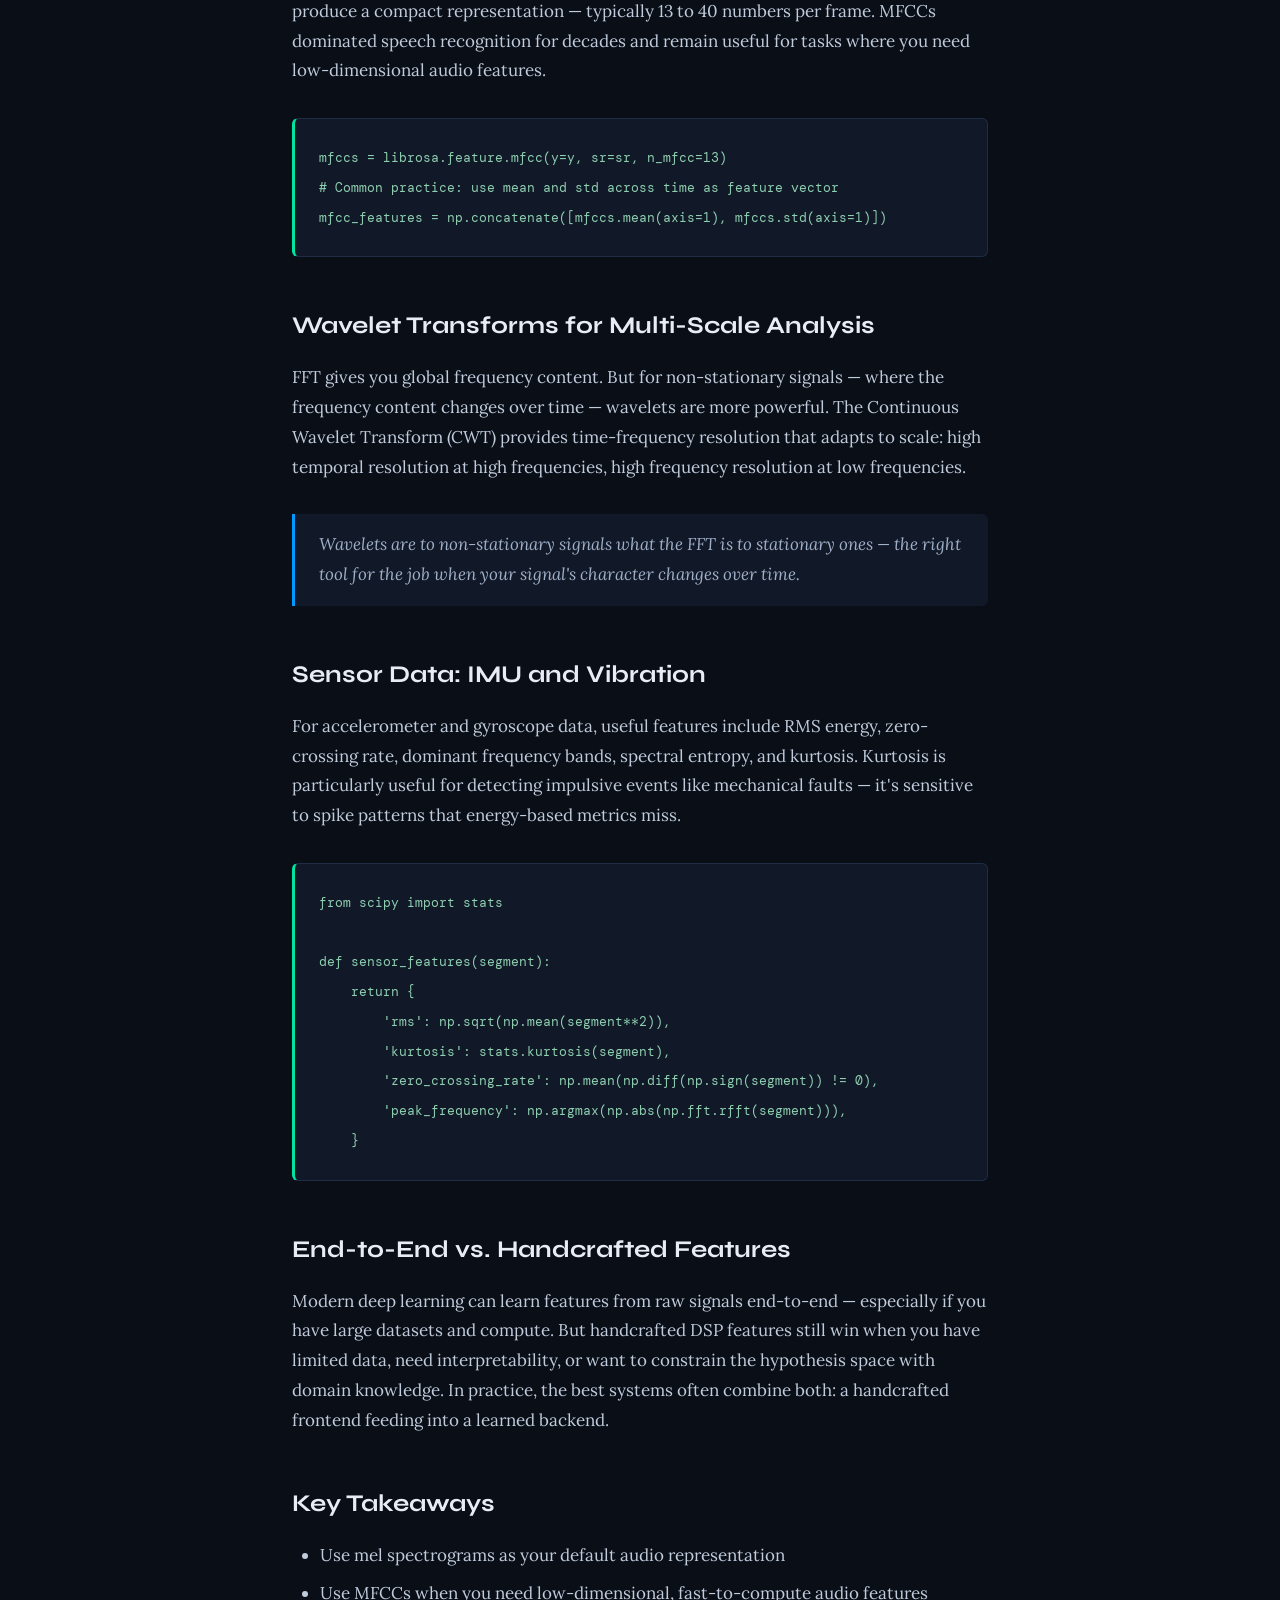
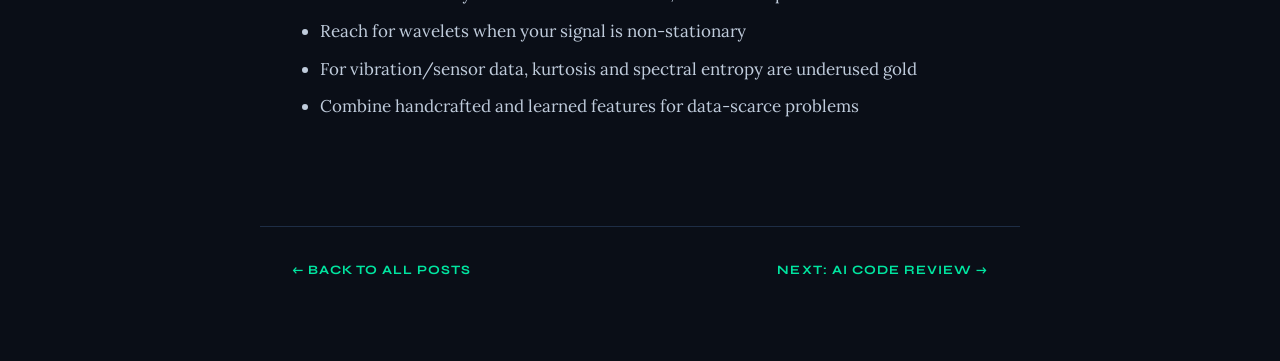
<file: posts/feature-engineering-signals.html>
<!DOCTYPE html>
<html lang="en">
<head>
  <meta charset="UTF-8" />
  <meta name="viewport" content="width=device-width, initial-scale=1.0" />
  <title>Feature Engineering for Audio and Sensor Data</title>
  <link rel="stylesheet" href="../assets/style.css" />
</head>
<body>
<nav>
  <a class="nav-logo" href="../index.html">$ ~/portfolio</a>
  <div class="nav-links">
    <a href="../index.html#about">About</a>
    <a href="../index.html#writing">Writing</a>
    <a href="mailto:dalton.b.whyte@gmail.com">Contact</a>
  </div>
</nav>
<div class="article-hero">
  <div class="article-cat">Feature Engineering</div>
  <h1>Feature Engineering for Audio and Sensor Data Using DSP</h1>
  <div class="article-byline">
    <span class="byline-author">Dalton Whyte</span>
    <span class="byline-date">April 2025</span>
    <span class="byline-read">7 min read</span>
  </div>
</div>
<div class="article-body">
  <p>Raw signals are almost never what your model needs. Whether you're working with audio, accelerometer data, EEG, radar, or vibration sensors, the path from raw waveform to useful model input runs through signal processing. Here's the toolkit I use.</p>

  <h2>Why Raw Waveforms Are Difficult</h2>
  <p>A one-second audio clip at 44.1kHz is a 44,100-dimensional vector. Most of those dimensions are correlated, redundant, or irrelevant to your task. Feeding raw waveforms to standard classifiers is possible but sample-inefficient. DSP gives you compact, interpretable, task-relevant representations.</p>

  <h2>The Spectrogram: Your First Tool</h2>
  <p>The Short-Time Fourier Transform (STFT) slides a window over your signal and computes the frequency content at each position. The result is a 2D time-frequency representation called a spectrogram. This is the go-to representation for audio ML tasks.</p>

  <pre><code>import librosa
import numpy as np

y, sr = librosa.load('audio.wav', sr=22050)

# Mel spectrogram — frequency axis perceptually scaled
mel_spec = librosa.feature.melspectrogram(y=y, sr=sr, n_mels=128)
log_mel = librosa.power_to_db(mel_spec, ref=np.max)

print(log_mel.shape)  # (128, time_frames)</code></pre>

  <h2>MFCCs: Compact Audio Fingerprints</h2>
  <p>Mel-Frequency Cepstral Coefficients (MFCCs) apply a DCT to the mel spectrogram to produce a compact representation — typically 13 to 40 numbers per frame. MFCCs dominated speech recognition for decades and remain useful for tasks where you need low-dimensional audio features.</p>

  <pre><code>mfccs = librosa.feature.mfcc(y=y, sr=sr, n_mfcc=13)
# Common practice: use mean and std across time as feature vector
mfcc_features = np.concatenate([mfccs.mean(axis=1), mfccs.std(axis=1)])</code></pre>

  <h2>Wavelet Transforms for Multi-Scale Analysis</h2>
  <p>FFT gives you global frequency content. But for non-stationary signals — where the frequency content changes over time — wavelets are more powerful. The Continuous Wavelet Transform (CWT) provides time-frequency resolution that adapts to scale: high temporal resolution at high frequencies, high frequency resolution at low frequencies.</p>

  <blockquote>Wavelets are to non-stationary signals what the FFT is to stationary ones — the right tool for the job when your signal's character changes over time.</blockquote>

  <h2>Sensor Data: IMU and Vibration</h2>
  <p>For accelerometer and gyroscope data, useful features include RMS energy, zero-crossing rate, dominant frequency bands, spectral entropy, and kurtosis. Kurtosis is particularly useful for detecting impulsive events like mechanical faults — it's sensitive to spike patterns that energy-based metrics miss.</p>

  <pre><code>from scipy import stats

def sensor_features(segment):
    return {
        'rms': np.sqrt(np.mean(segment**2)),
        'kurtosis': stats.kurtosis(segment),
        'zero_crossing_rate': np.mean(np.diff(np.sign(segment)) != 0),
        'peak_frequency': np.argmax(np.abs(np.fft.rfft(segment))),
    }</code></pre>

  <h2>End-to-End vs. Handcrafted Features</h2>
  <p>Modern deep learning can learn features from raw signals end-to-end — especially if you have large datasets and compute. But handcrafted DSP features still win when you have limited data, need interpretability, or want to constrain the hypothesis space with domain knowledge. In practice, the best systems often combine both: a handcrafted frontend feeding into a learned backend.</p>

  <h2>Key Takeaways</h2>
  <ul>
    <li>Use mel spectrograms as your default audio representation</li>
    <li>Use MFCCs when you need low-dimensional, fast-to-compute audio features</li>
    <li>Reach for wavelets when your signal is non-stationary</li>
    <li>For vibration/sensor data, kurtosis and spectral entropy are underused gold</li>
    <li>Combine handcrafted and learned features for data-scarce problems</li>
  </ul>
</div>
<div class="article-nav">
  <a class="back-link" href="../index.html#writing">← Back to all posts</a>
  <a class="back-link" href="ai-code-review.html">Next: AI Code Review →</a>
</div>
</body>
</html>
</file>
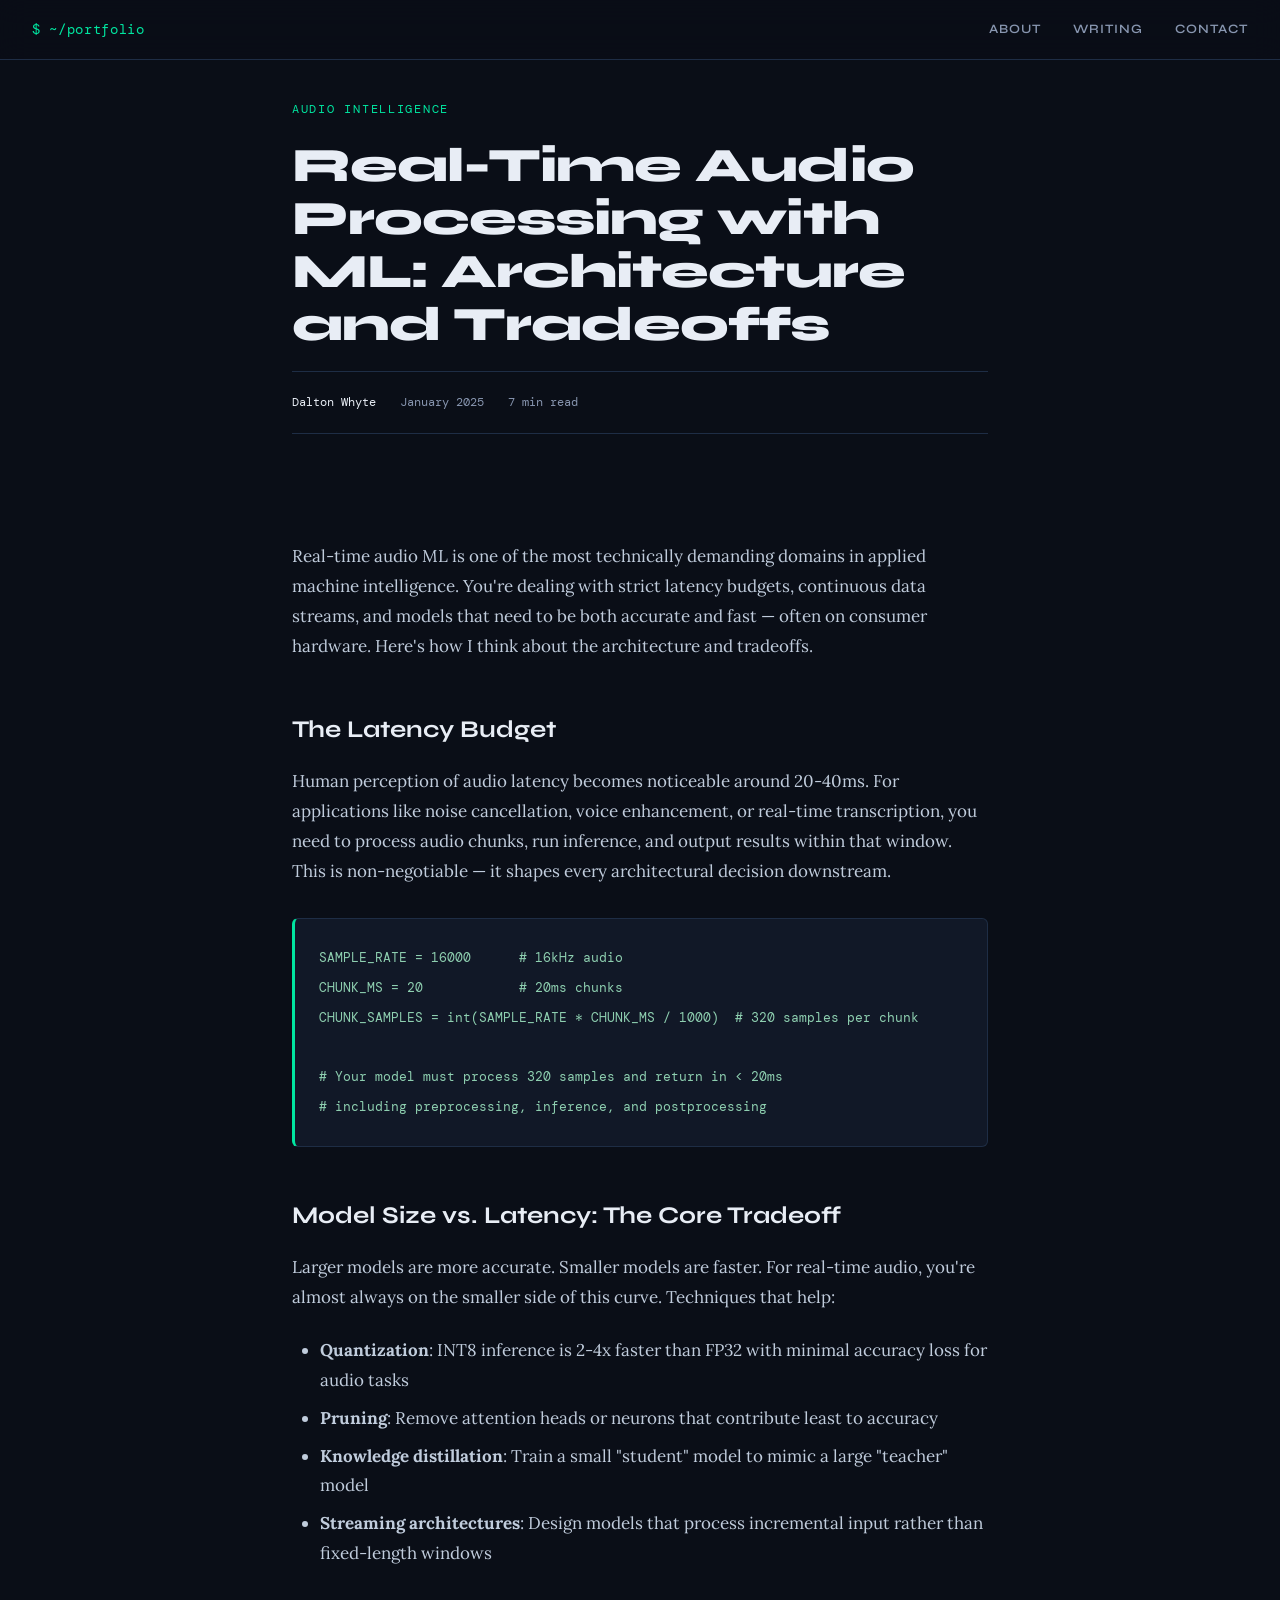
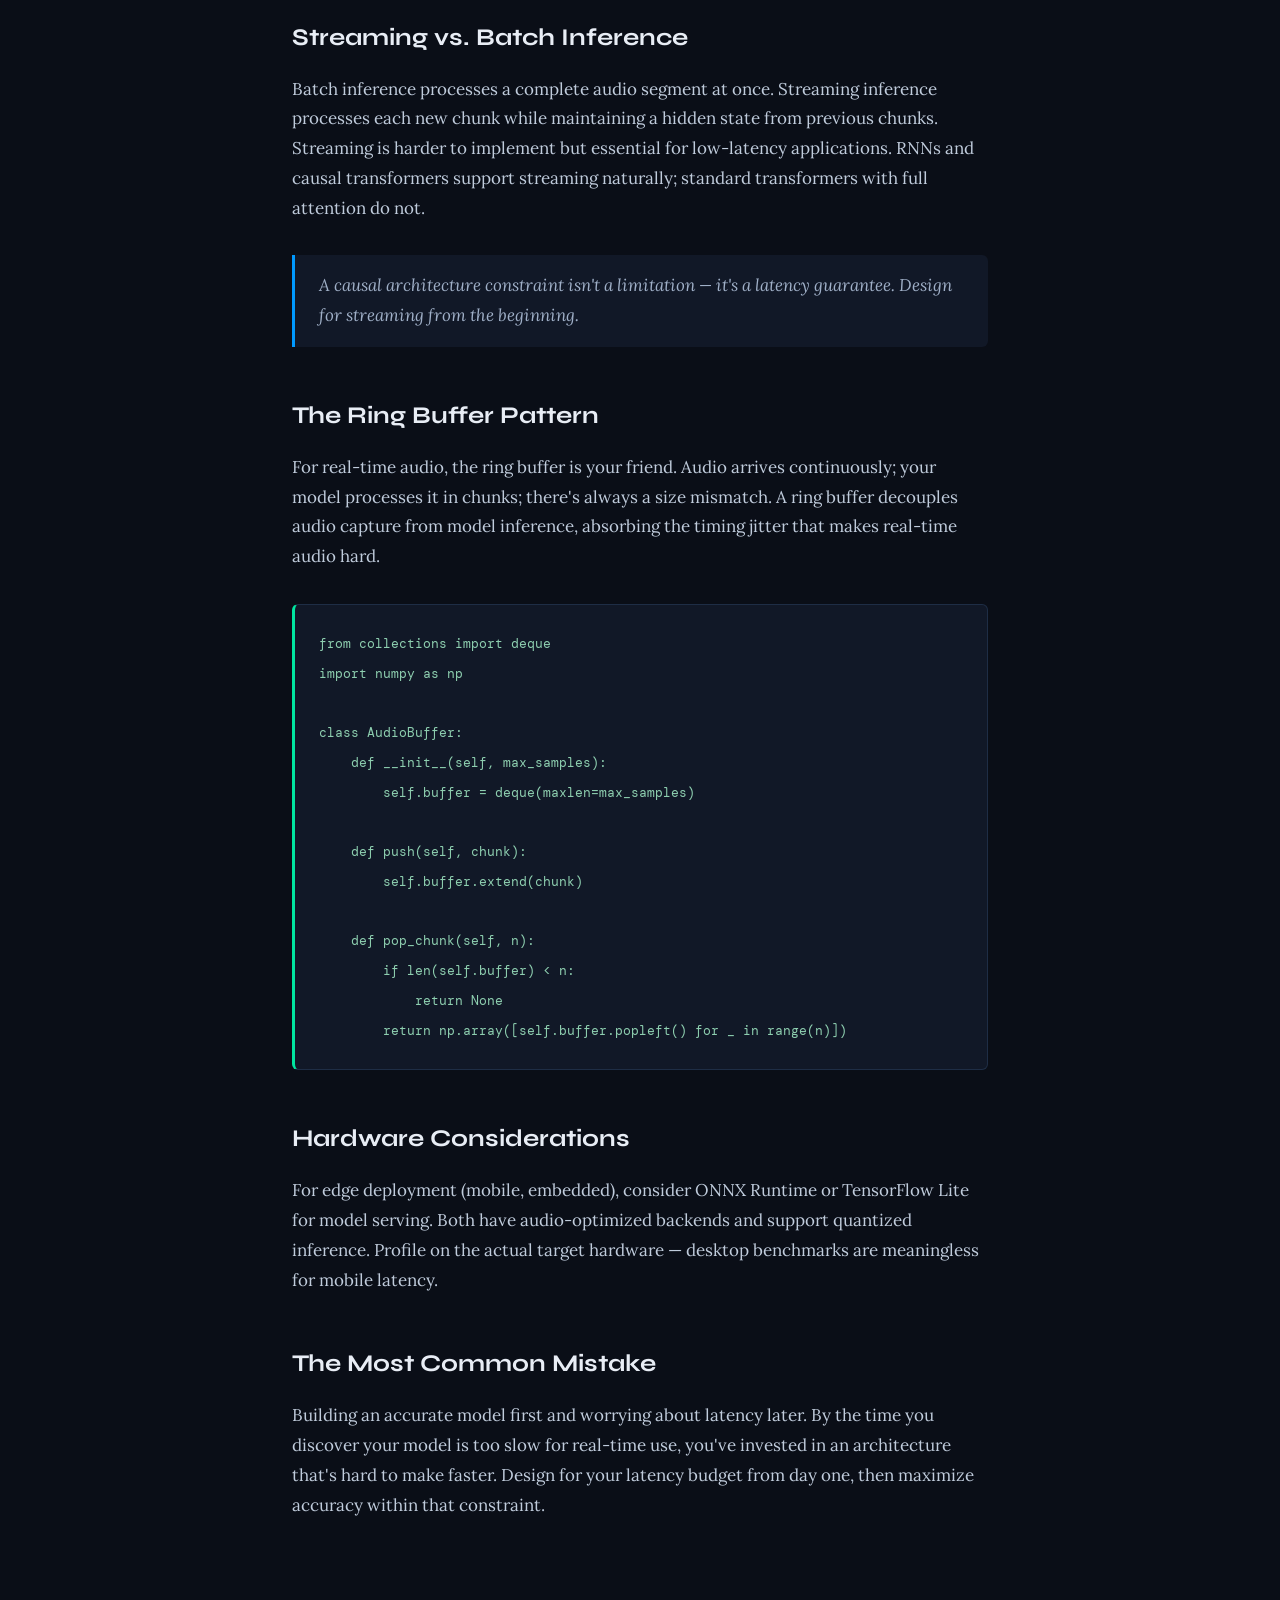
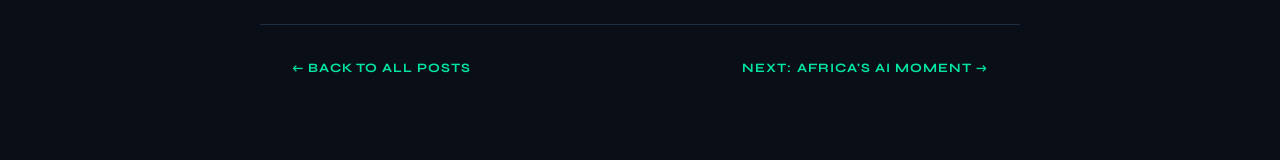
<file: posts/real-time-audio-ml.html>
<!DOCTYPE html>
<html lang="en">
<head>
  <meta charset="UTF-8" />
  <meta name="viewport" content="width=device-width, initial-scale=1.0" />
  <title>Real-Time Audio Processing with ML</title>
  <link rel="stylesheet" href="../assets/style.css" />
</head>
<body>
<nav>
  <a class="nav-logo" href="../index.html">$ ~/portfolio</a>
  <div class="nav-links">
    <a href="../index.html#about">About</a>
    <a href="../index.html#writing">Writing</a>
    <a href="mailto:dalton.b.whyte@gmail.com">Contact</a>
  </div>
</nav>
<div class="article-hero">
  <div class="article-cat">Audio Intelligence</div>
  <h1>Real-Time Audio Processing with ML: Architecture and Tradeoffs</h1>
  <div class="article-byline">
    <span class="byline-author">Dalton Whyte</span>
    <span class="byline-date">January 2025</span>
    <span class="byline-read">7 min read</span>
  </div>
</div>
<div class="article-body">
  <p>Real-time audio ML is one of the most technically demanding domains in applied machine intelligence. You're dealing with strict latency budgets, continuous data streams, and models that need to be both accurate and fast — often on consumer hardware. Here's how I think about the architecture and tradeoffs.</p>

  <h2>The Latency Budget</h2>
  <p>Human perception of audio latency becomes noticeable around 20-40ms. For applications like noise cancellation, voice enhancement, or real-time transcription, you need to process audio chunks, run inference, and output results within that window. This is non-negotiable — it shapes every architectural decision downstream.</p>

  <pre><code>SAMPLE_RATE = 16000      # 16kHz audio
CHUNK_MS = 20            # 20ms chunks
CHUNK_SAMPLES = int(SAMPLE_RATE * CHUNK_MS / 1000)  # 320 samples per chunk

# Your model must process 320 samples and return in < 20ms
# including preprocessing, inference, and postprocessing</code></pre>

  <h2>Model Size vs. Latency: The Core Tradeoff</h2>
  <p>Larger models are more accurate. Smaller models are faster. For real-time audio, you're almost always on the smaller side of this curve. Techniques that help:</p>
  <ul>
    <li><strong>Quantization</strong>: INT8 inference is 2-4x faster than FP32 with minimal accuracy loss for audio tasks</li>
    <li><strong>Pruning</strong>: Remove attention heads or neurons that contribute least to accuracy</li>
    <li><strong>Knowledge distillation</strong>: Train a small "student" model to mimic a large "teacher" model</li>
    <li><strong>Streaming architectures</strong>: Design models that process incremental input rather than fixed-length windows</li>
  </ul>

  <h2>Streaming vs. Batch Inference</h2>
  <p>Batch inference processes a complete audio segment at once. Streaming inference processes each new chunk while maintaining a hidden state from previous chunks. Streaming is harder to implement but essential for low-latency applications. RNNs and causal transformers support streaming naturally; standard transformers with full attention do not.</p>

  <blockquote>A causal architecture constraint isn't a limitation — it's a latency guarantee. Design for streaming from the beginning.</blockquote>

  <h2>The Ring Buffer Pattern</h2>
  <p>For real-time audio, the ring buffer is your friend. Audio arrives continuously; your model processes it in chunks; there's always a size mismatch. A ring buffer decouples audio capture from model inference, absorbing the timing jitter that makes real-time audio hard.</p>

  <pre><code>from collections import deque
import numpy as np

class AudioBuffer:
    def __init__(self, max_samples):
        self.buffer = deque(maxlen=max_samples)

    def push(self, chunk):
        self.buffer.extend(chunk)

    def pop_chunk(self, n):
        if len(self.buffer) < n:
            return None
        return np.array([self.buffer.popleft() for _ in range(n)])</code></pre>

  <h2>Hardware Considerations</h2>
  <p>For edge deployment (mobile, embedded), consider ONNX Runtime or TensorFlow Lite for model serving. Both have audio-optimized backends and support quantized inference. Profile on the actual target hardware — desktop benchmarks are meaningless for mobile latency.</p>

  <h2>The Most Common Mistake</h2>
  <p>Building an accurate model first and worrying about latency later. By the time you discover your model is too slow for real-time use, you've invested in an architecture that's hard to make faster. Design for your latency budget from day one, then maximize accuracy within that constraint.</p>
</div>
<div class="article-nav">
  <a class="back-link" href="../index.html#writing">← Back to all posts</a>
  <a class="back-link" href="african-ai-opportunity.html">Next: Africa's AI Moment →</a>
</div>
</body>
</html>
</file>
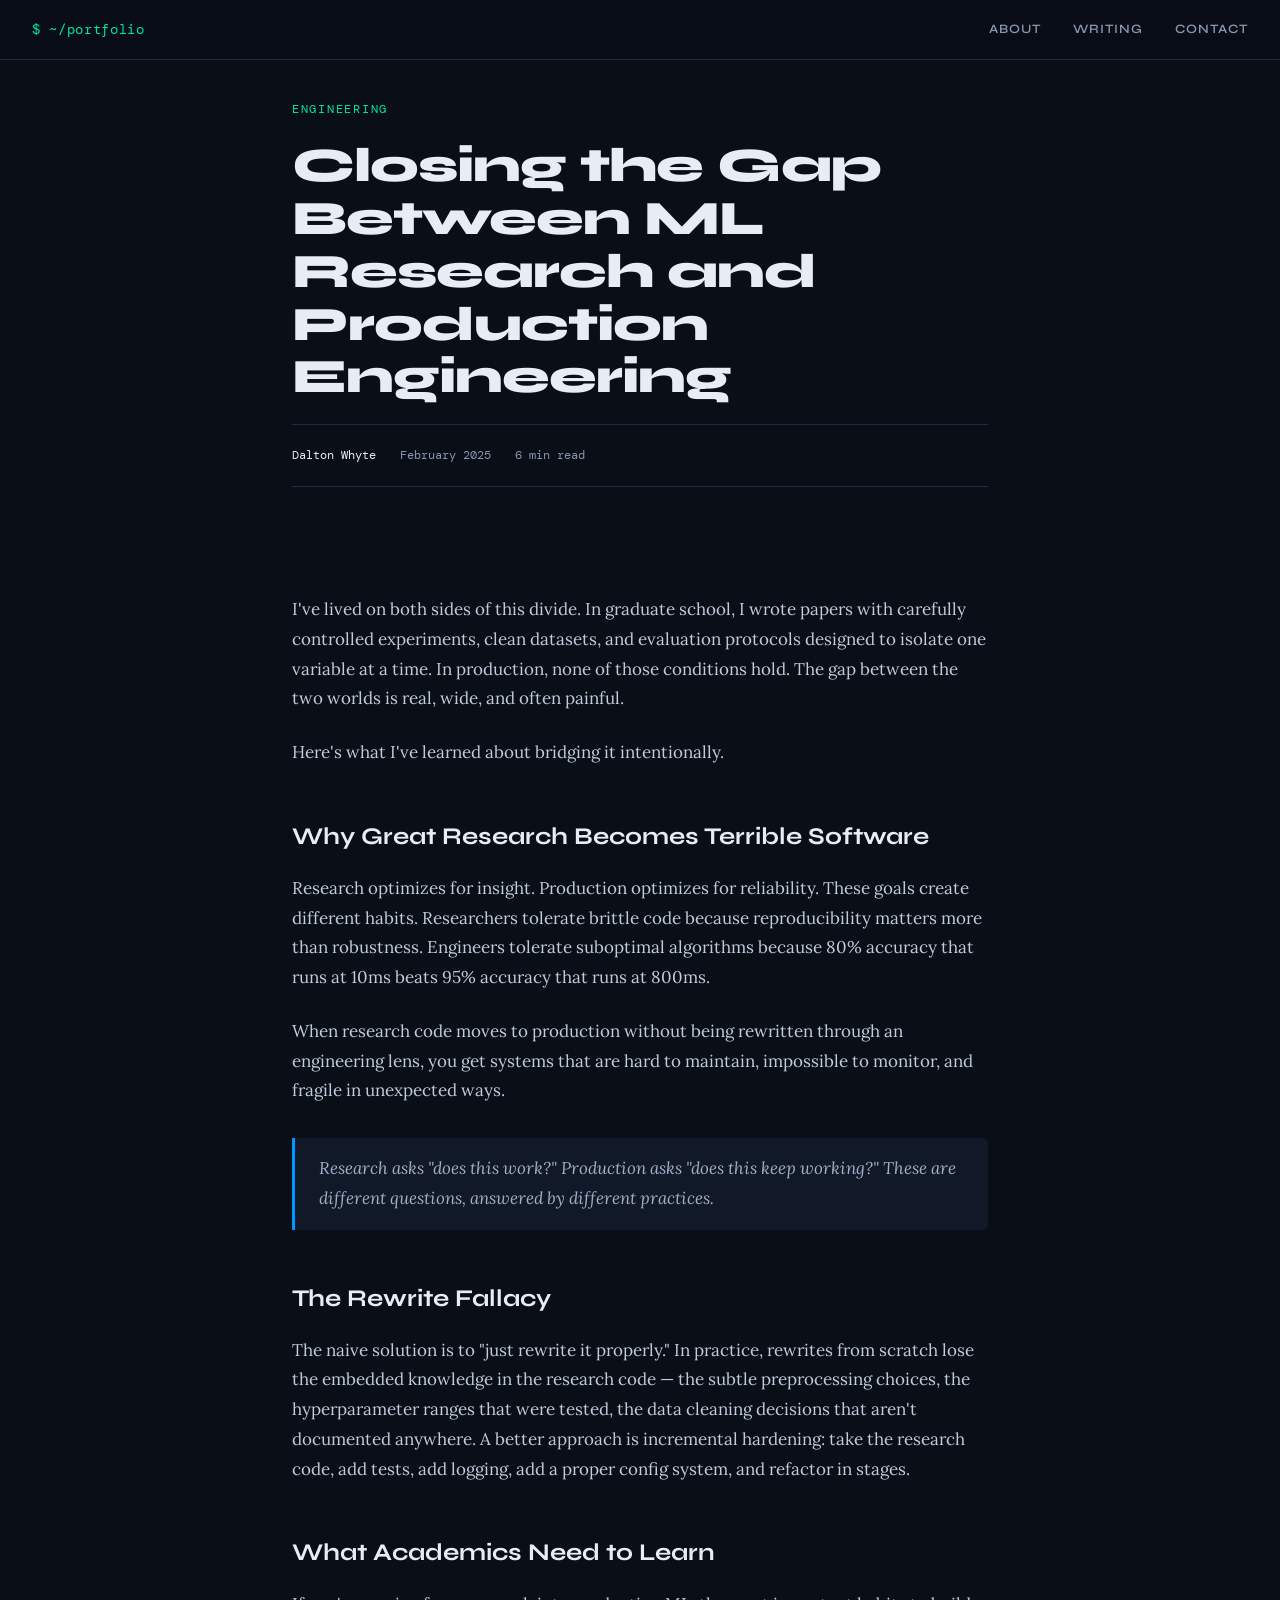
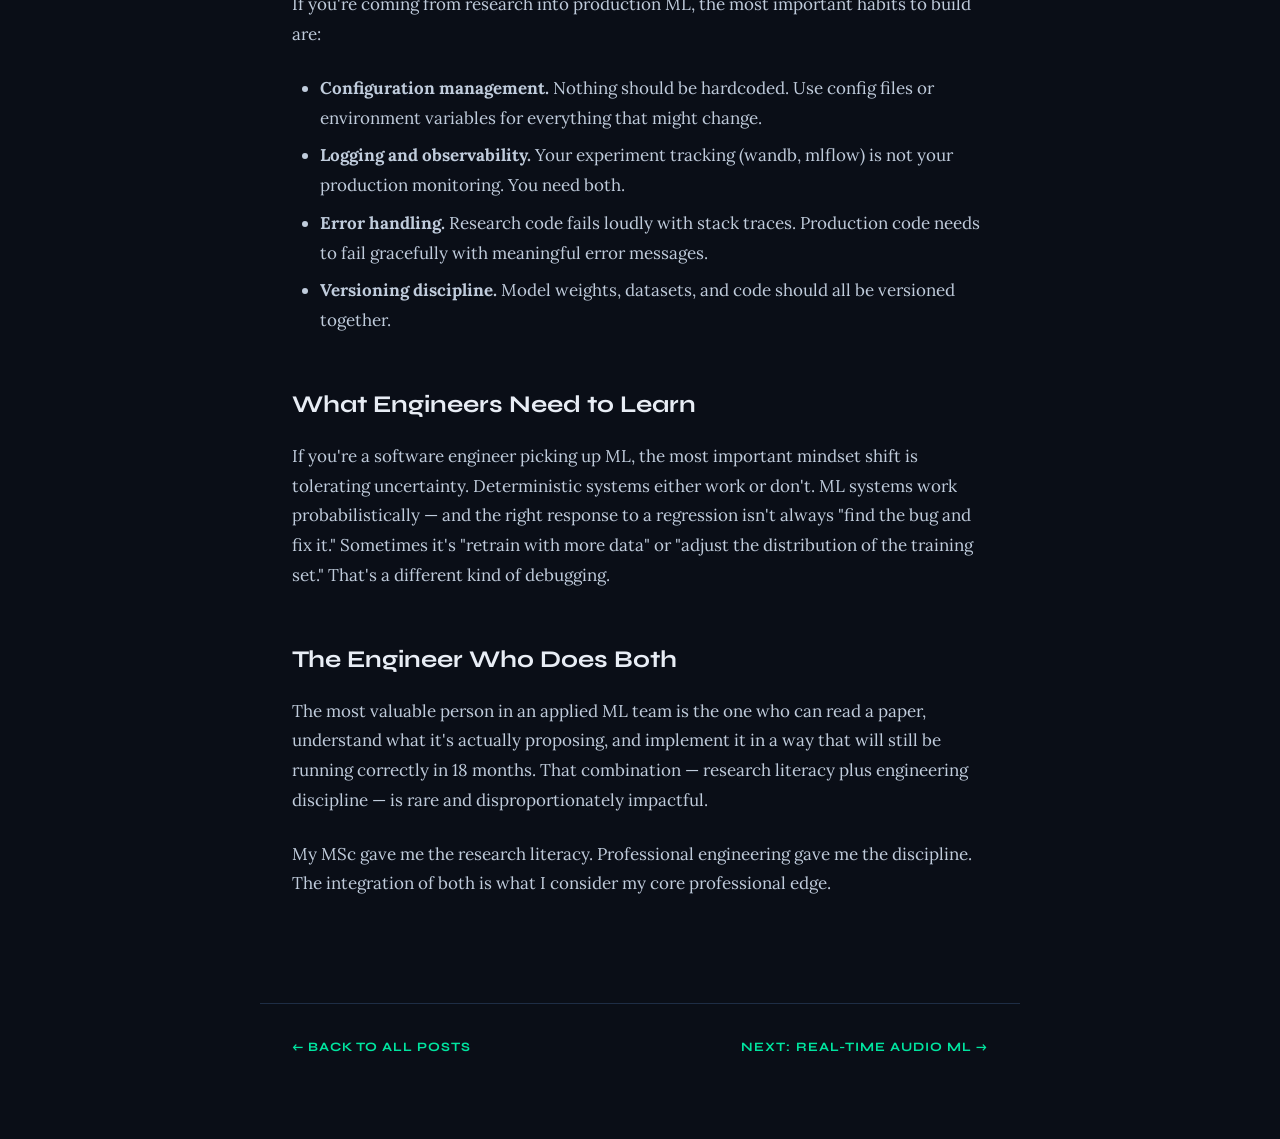
<file: posts/research-to-production.html>
<!DOCTYPE html>
<html lang="en">
<head>
  <meta charset="UTF-8" />
  <meta name="viewport" content="width=device-width, initial-scale=1.0" />
  <title>Closing the Gap: ML Research to Production</title>
  <link rel="stylesheet" href="../assets/style.css" />
</head>
<body>
<nav>
  <a class="nav-logo" href="../index.html">$ ~/portfolio</a>
  <div class="nav-links">
    <a href="../index.html#about">About</a>
    <a href="../index.html#writing">Writing</a>
    <a href="mailto:dalton.b.whyte@gmail.com">Contact</a>
  </div>
</nav>
<div class="article-hero">
  <div class="article-cat">Engineering</div>
  <h1>Closing the Gap Between ML Research and Production Engineering</h1>
  <div class="article-byline">
    <span class="byline-author">Dalton Whyte</span>
    <span class="byline-date">February 2025</span>
    <span class="byline-read">6 min read</span>
  </div>
</div>
<div class="article-body">
  <p>I've lived on both sides of this divide. In graduate school, I wrote papers with carefully controlled experiments, clean datasets, and evaluation protocols designed to isolate one variable at a time. In production, none of those conditions hold. The gap between the two worlds is real, wide, and often painful.</p>

  <p>Here's what I've learned about bridging it intentionally.</p>

  <h2>Why Great Research Becomes Terrible Software</h2>
  <p>Research optimizes for insight. Production optimizes for reliability. These goals create different habits. Researchers tolerate brittle code because reproducibility matters more than robustness. Engineers tolerate suboptimal algorithms because 80% accuracy that runs at 10ms beats 95% accuracy that runs at 800ms.</p>

  <p>When research code moves to production without being rewritten through an engineering lens, you get systems that are hard to maintain, impossible to monitor, and fragile in unexpected ways.</p>

  <blockquote>Research asks "does this work?" Production asks "does this keep working?" These are different questions, answered by different practices.</blockquote>

  <h2>The Rewrite Fallacy</h2>
  <p>The naive solution is to "just rewrite it properly." In practice, rewrites from scratch lose the embedded knowledge in the research code — the subtle preprocessing choices, the hyperparameter ranges that were tested, the data cleaning decisions that aren't documented anywhere. A better approach is incremental hardening: take the research code, add tests, add logging, add a proper config system, and refactor in stages.</p>

  <h2>What Academics Need to Learn</h2>
  <p>If you're coming from research into production ML, the most important habits to build are:</p>
  <ul>
    <li><strong>Configuration management.</strong> Nothing should be hardcoded. Use config files or environment variables for everything that might change.</li>
    <li><strong>Logging and observability.</strong> Your experiment tracking (wandb, mlflow) is not your production monitoring. You need both.</li>
    <li><strong>Error handling.</strong> Research code fails loudly with stack traces. Production code needs to fail gracefully with meaningful error messages.</li>
    <li><strong>Versioning discipline.</strong> Model weights, datasets, and code should all be versioned together.</li>
  </ul>

  <h2>What Engineers Need to Learn</h2>
  <p>If you're a software engineer picking up ML, the most important mindset shift is tolerating uncertainty. Deterministic systems either work or don't. ML systems work probabilistically — and the right response to a regression isn't always "find the bug and fix it." Sometimes it's "retrain with more data" or "adjust the distribution of the training set." That's a different kind of debugging.</p>

  <h2>The Engineer Who Does Both</h2>
  <p>The most valuable person in an applied ML team is the one who can read a paper, understand what it's actually proposing, and implement it in a way that will still be running correctly in 18 months. That combination — research literacy plus engineering discipline — is rare and disproportionately impactful.</p>

  <p>My MSc gave me the research literacy. Professional engineering gave me the discipline. The integration of both is what I consider my core professional edge.</p>
</div>
<div class="article-nav">
  <a class="back-link" href="../index.html#writing">← Back to all posts</a>
  <a class="back-link" href="real-time-audio-ml.html">Next: Real-Time Audio ML →</a>
</div>
</body>
</html>
</file>
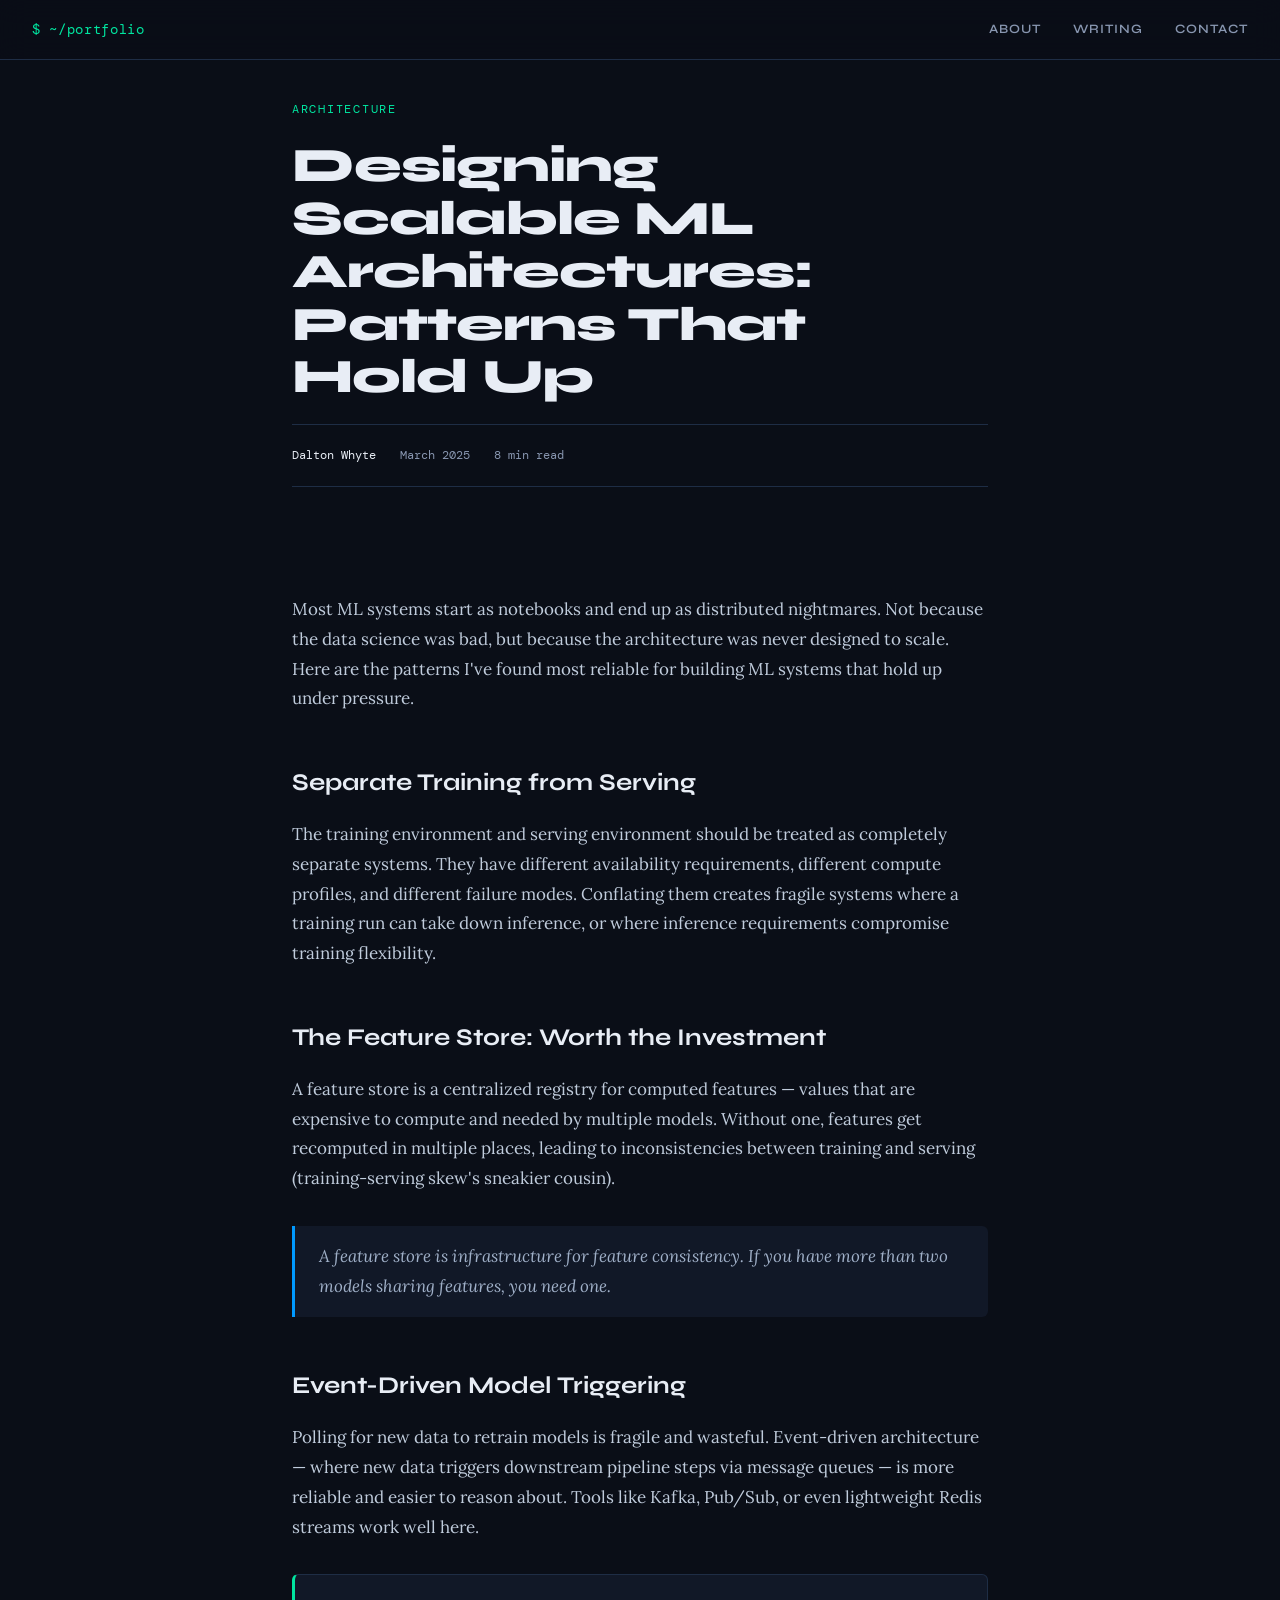
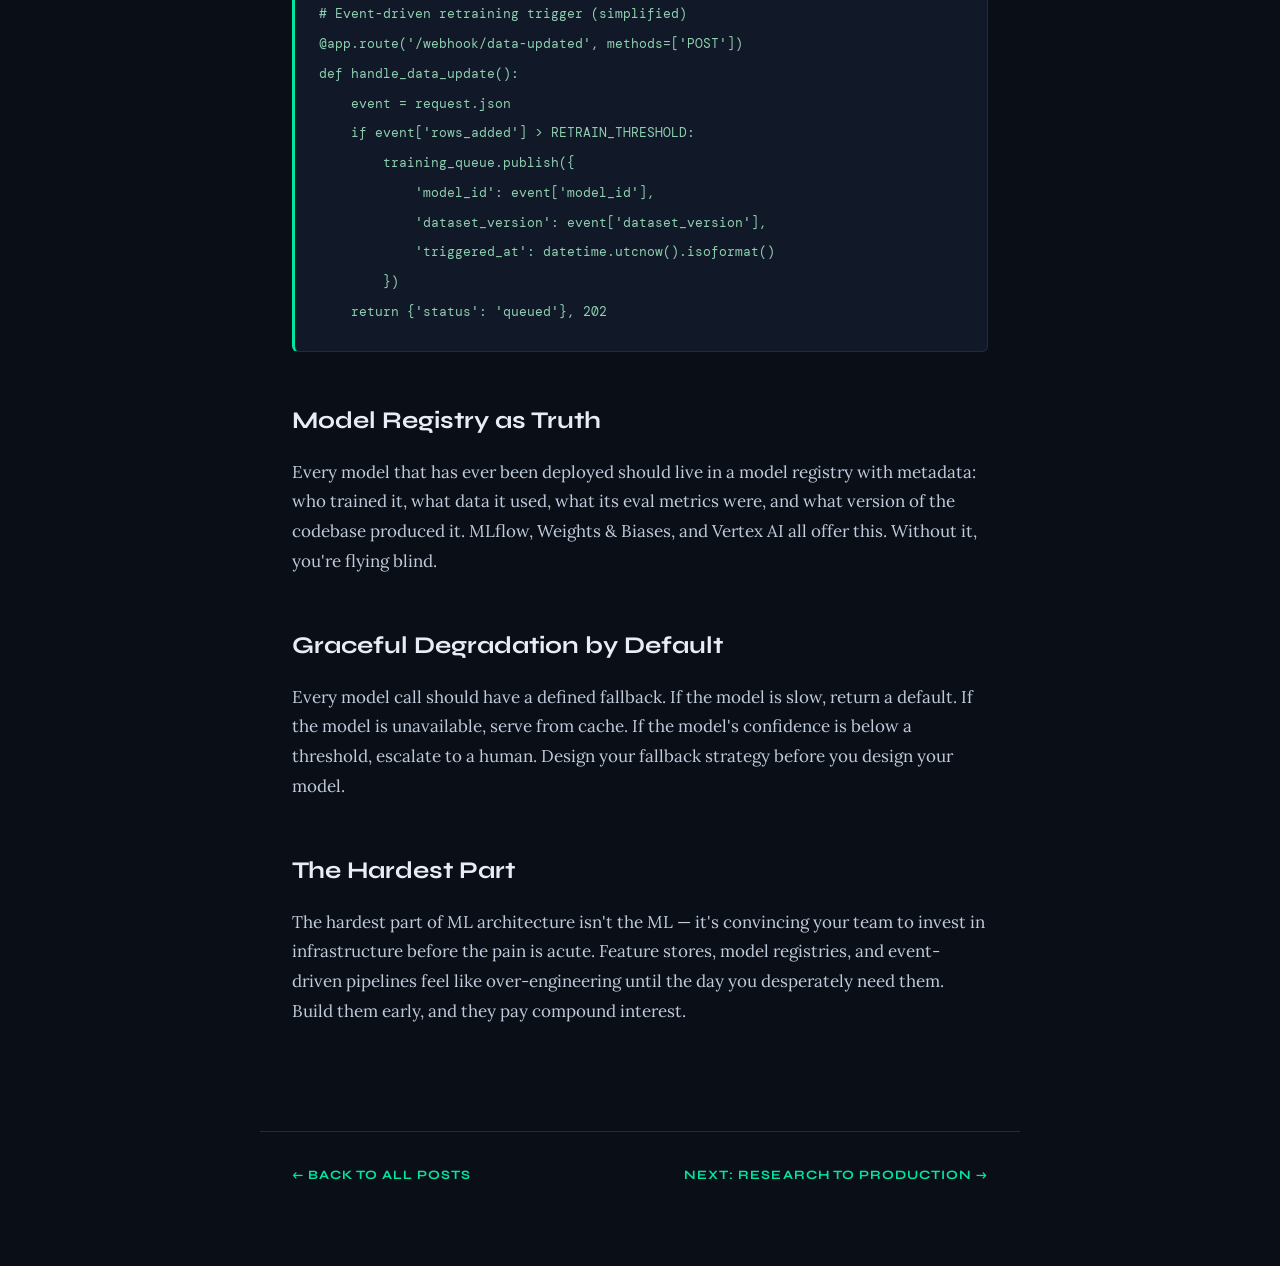
<file: posts/scalable-ml-architecture.html>
<!DOCTYPE html>
<html lang="en">
<head>
  <meta charset="UTF-8" />
  <meta name="viewport" content="width=device-width, initial-scale=1.0" />
  <title>Designing Scalable ML Architectures</title>
  <link rel="stylesheet" href="../assets/style.css" />
</head>
<body>
<nav>
  <a class="nav-logo" href="../index.html">$ ~/portfolio</a>
  <div class="nav-links">
    <a href="../index.html#about">About</a>
    <a href="../index.html#writing">Writing</a>
    <a href="mailto:dalton.b.whyte@gmail.com">Contact</a>
  </div>
</nav>
<div class="article-hero">
  <div class="article-cat">Architecture</div>
  <h1>Designing Scalable ML Architectures: Patterns That Hold Up</h1>
  <div class="article-byline">
    <span class="byline-author">Dalton Whyte</span>
    <span class="byline-date">March 2025</span>
    <span class="byline-read">8 min read</span>
  </div>
</div>
<div class="article-body">
  <p>Most ML systems start as notebooks and end up as distributed nightmares. Not because the data science was bad, but because the architecture was never designed to scale. Here are the patterns I've found most reliable for building ML systems that hold up under pressure.</p>

  <h2>Separate Training from Serving</h2>
  <p>The training environment and serving environment should be treated as completely separate systems. They have different availability requirements, different compute profiles, and different failure modes. Conflating them creates fragile systems where a training run can take down inference, or where inference requirements compromise training flexibility.</p>

  <h2>The Feature Store: Worth the Investment</h2>
  <p>A feature store is a centralized registry for computed features — values that are expensive to compute and needed by multiple models. Without one, features get recomputed in multiple places, leading to inconsistencies between training and serving (training-serving skew's sneakier cousin).</p>

  <blockquote>A feature store is infrastructure for feature consistency. If you have more than two models sharing features, you need one.</blockquote>

  <h2>Event-Driven Model Triggering</h2>
  <p>Polling for new data to retrain models is fragile and wasteful. Event-driven architecture — where new data triggers downstream pipeline steps via message queues — is more reliable and easier to reason about. Tools like Kafka, Pub/Sub, or even lightweight Redis streams work well here.</p>

  <pre><code># Event-driven retraining trigger (simplified)
@app.route('/webhook/data-updated', methods=['POST'])
def handle_data_update():
    event = request.json
    if event['rows_added'] > RETRAIN_THRESHOLD:
        training_queue.publish({
            'model_id': event['model_id'],
            'dataset_version': event['dataset_version'],
            'triggered_at': datetime.utcnow().isoformat()
        })
    return {'status': 'queued'}, 202</code></pre>

  <h2>Model Registry as Truth</h2>
  <p>Every model that has ever been deployed should live in a model registry with metadata: who trained it, what data it used, what its eval metrics were, and what version of the codebase produced it. MLflow, Weights & Biases, and Vertex AI all offer this. Without it, you're flying blind.</p>

  <h2>Graceful Degradation by Default</h2>
  <p>Every model call should have a defined fallback. If the model is slow, return a default. If the model is unavailable, serve from cache. If the model's confidence is below a threshold, escalate to a human. Design your fallback strategy before you design your model.</p>

  <h2>The Hardest Part</h2>
  <p>The hardest part of ML architecture isn't the ML — it's convincing your team to invest in infrastructure before the pain is acute. Feature stores, model registries, and event-driven pipelines feel like over-engineering until the day you desperately need them. Build them early, and they pay compound interest.</p>
</div>
<div class="article-nav">
  <a class="back-link" href="../index.html#writing">← Back to all posts</a>
  <a class="back-link" href="research-to-production.html">Next: Research to Production →</a>
</div>
</body>
</html>
</file>
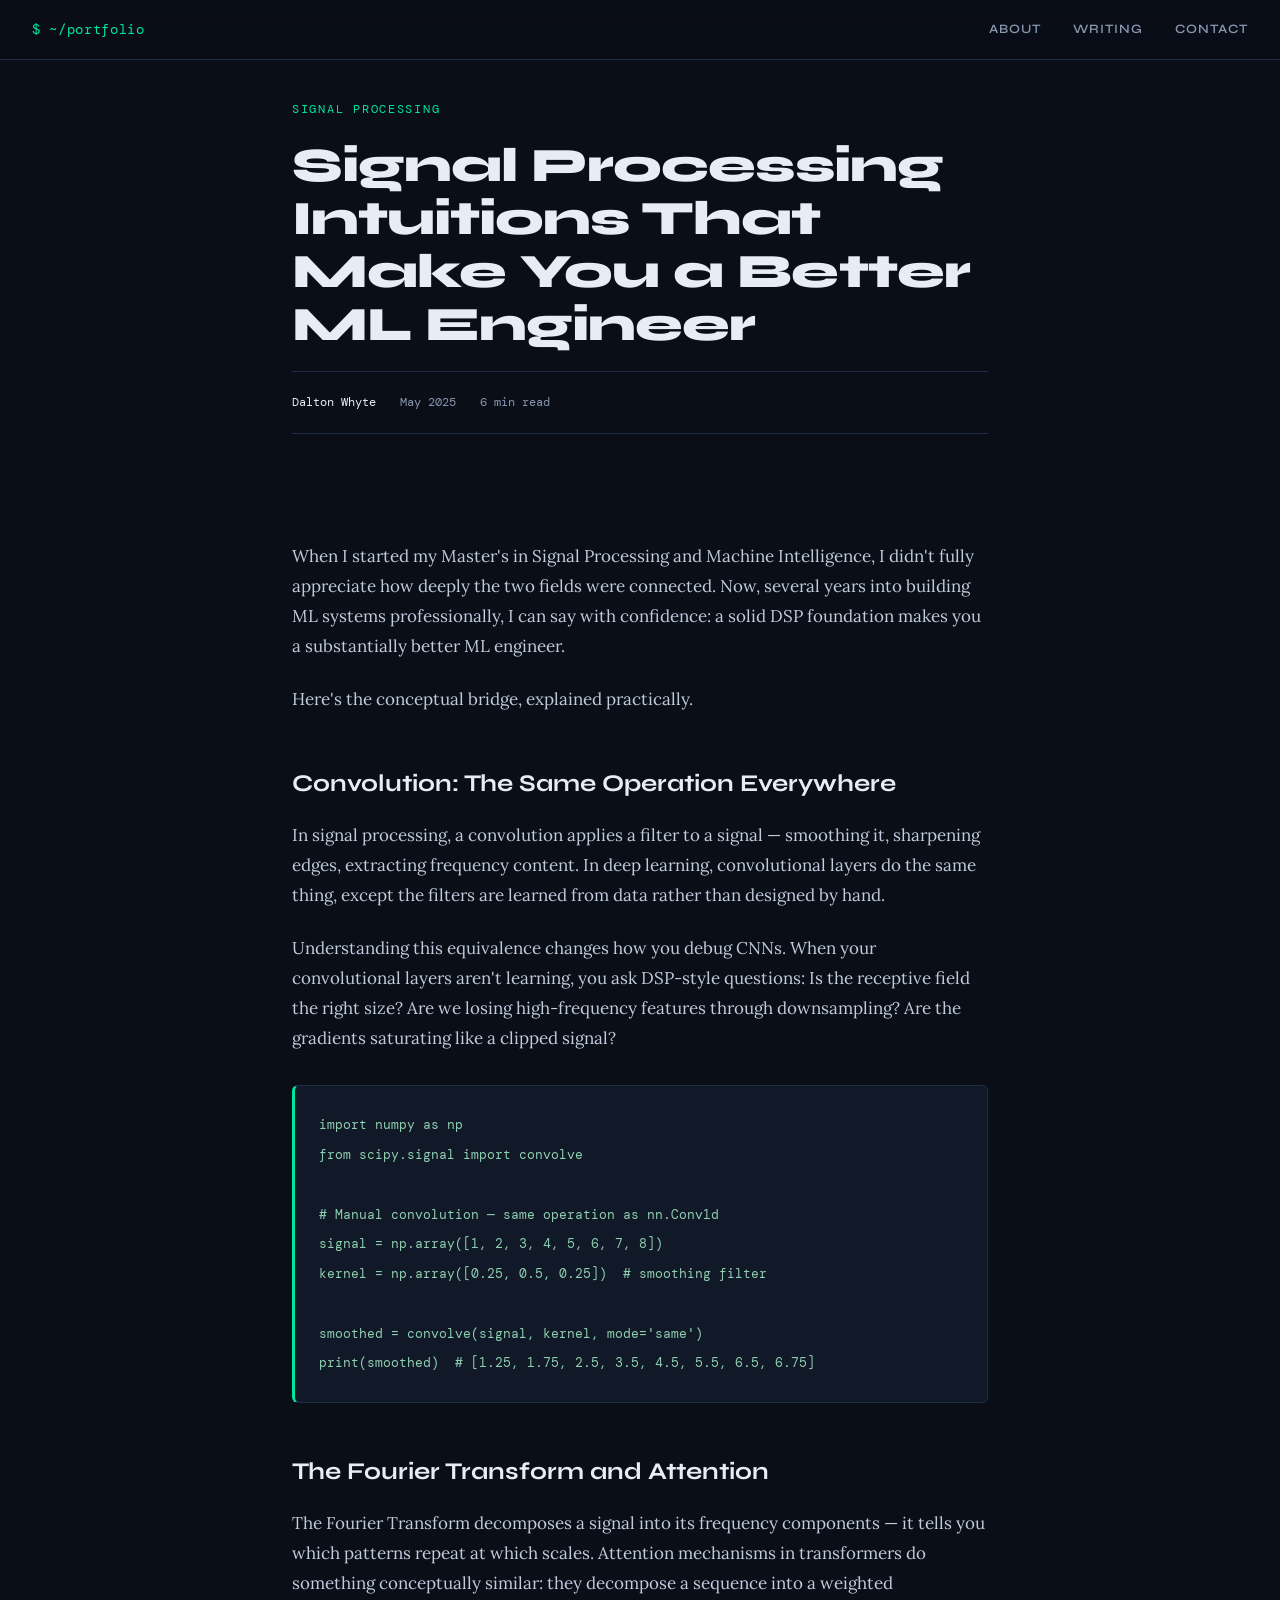
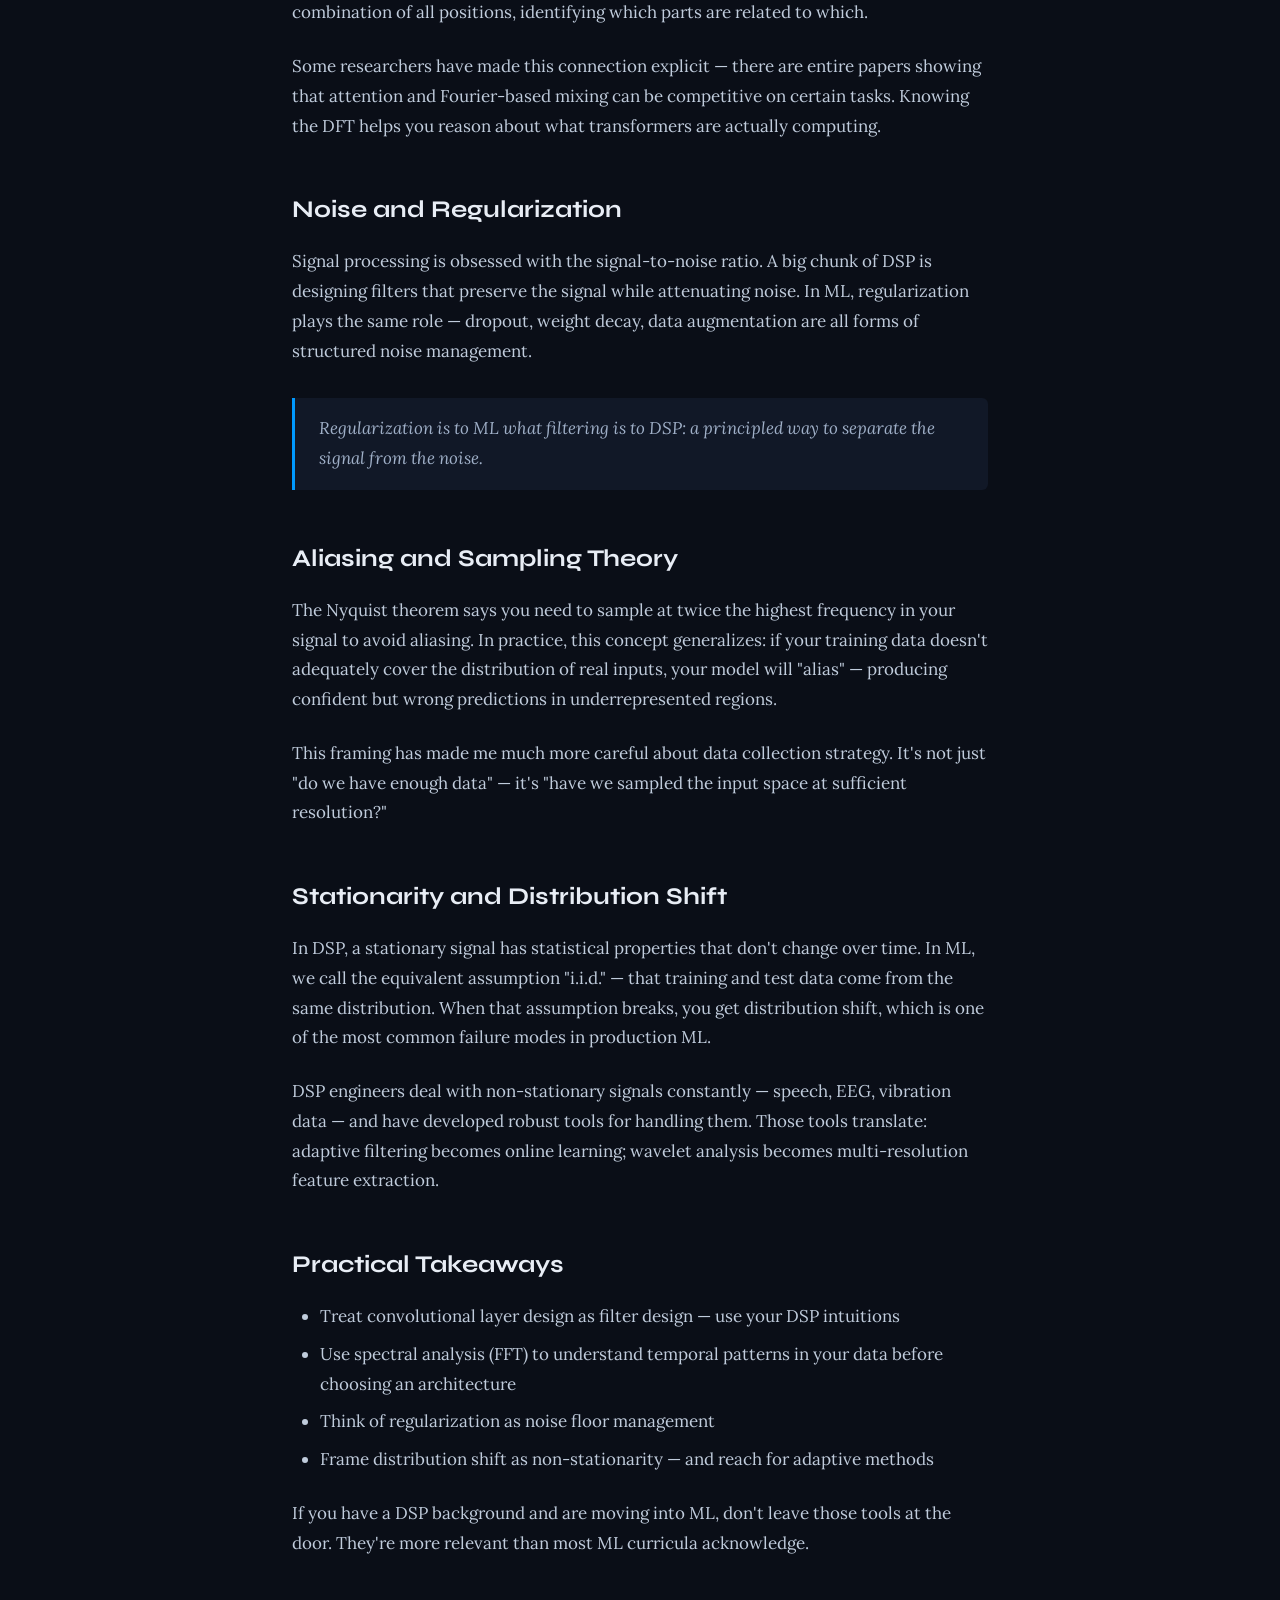
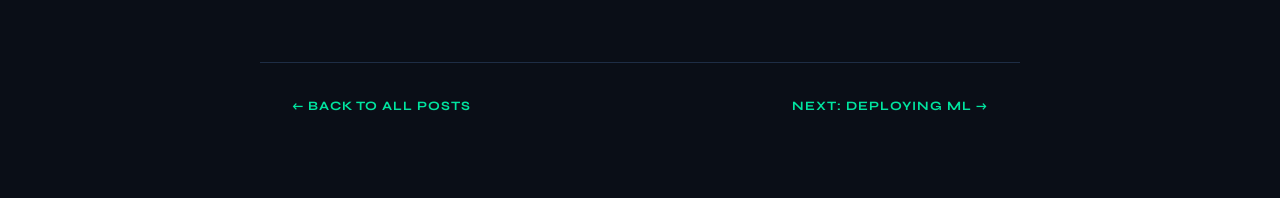
<file: posts/signal-processing-ml.html>
<!DOCTYPE html>
<html lang="en">
<head>
  <meta charset="UTF-8" />
  <meta name="viewport" content="width=device-width, initial-scale=1.0" />
  <title>Signal Processing Intuitions for ML Engineers</title>
  <link rel="stylesheet" href="../assets/style.css" />
</head>
<body>
<nav>
  <a class="nav-logo" href="../index.html">$ ~/portfolio</a>
  <div class="nav-links">
    <a href="../index.html#about">About</a>
    <a href="../index.html#writing">Writing</a>
    <a href="mailto:dalton.b.whyte@gmail.com">Contact</a>
  </div>
</nav>

<div class="article-hero">
  <div class="article-cat">Signal Processing</div>
  <h1>Signal Processing Intuitions That Make You a Better ML Engineer</h1>
  <div class="article-byline">
    <span class="byline-author">Dalton Whyte</span>
    <span class="byline-date">May 2025</span>
    <span class="byline-read">6 min read</span>
  </div>
</div>

<div class="article-body">
  <p>When I started my Master's in Signal Processing and Machine Intelligence, I didn't fully appreciate how deeply the two fields were connected. Now, several years into building ML systems professionally, I can say with confidence: a solid DSP foundation makes you a substantially better ML engineer.</p>

  <p>Here's the conceptual bridge, explained practically.</p>

  <h2>Convolution: The Same Operation Everywhere</h2>
  <p>In signal processing, a convolution applies a filter to a signal — smoothing it, sharpening edges, extracting frequency content. In deep learning, convolutional layers do the same thing, except the filters are learned from data rather than designed by hand.</p>

  <p>Understanding this equivalence changes how you debug CNNs. When your convolutional layers aren't learning, you ask DSP-style questions: Is the receptive field the right size? Are we losing high-frequency features through downsampling? Are the gradients saturating like a clipped signal?</p>

  <pre><code>import numpy as np
from scipy.signal import convolve

# Manual convolution — same operation as nn.Conv1d
signal = np.array([1, 2, 3, 4, 5, 6, 7, 8])
kernel = np.array([0.25, 0.5, 0.25])  # smoothing filter

smoothed = convolve(signal, kernel, mode='same')
print(smoothed)  # [1.25, 1.75, 2.5, 3.5, 4.5, 5.5, 6.5, 6.75]</code></pre>

  <h2>The Fourier Transform and Attention</h2>
  <p>The Fourier Transform decomposes a signal into its frequency components — it tells you which patterns repeat at which scales. Attention mechanisms in transformers do something conceptually similar: they decompose a sequence into a weighted combination of all positions, identifying which parts are related to which.</p>

  <p>Some researchers have made this connection explicit — there are entire papers showing that attention and Fourier-based mixing can be competitive on certain tasks. Knowing the DFT helps you reason about what transformers are actually computing.</p>

  <h2>Noise and Regularization</h2>
  <p>Signal processing is obsessed with the signal-to-noise ratio. A big chunk of DSP is designing filters that preserve the signal while attenuating noise. In ML, regularization plays the same role — dropout, weight decay, data augmentation are all forms of structured noise management.</p>

  <blockquote>Regularization is to ML what filtering is to DSP: a principled way to separate the signal from the noise.</blockquote>

  <h2>Aliasing and Sampling Theory</h2>
  <p>The Nyquist theorem says you need to sample at twice the highest frequency in your signal to avoid aliasing. In practice, this concept generalizes: if your training data doesn't adequately cover the distribution of real inputs, your model will "alias" — producing confident but wrong predictions in underrepresented regions.</p>

  <p>This framing has made me much more careful about data collection strategy. It's not just "do we have enough data" — it's "have we sampled the input space at sufficient resolution?"</p>

  <h2>Stationarity and Distribution Shift</h2>
  <p>In DSP, a stationary signal has statistical properties that don't change over time. In ML, we call the equivalent assumption "i.i.d." — that training and test data come from the same distribution. When that assumption breaks, you get distribution shift, which is one of the most common failure modes in production ML.</p>

  <p>DSP engineers deal with non-stationary signals constantly — speech, EEG, vibration data — and have developed robust tools for handling them. Those tools translate: adaptive filtering becomes online learning; wavelet analysis becomes multi-resolution feature extraction.</p>

  <h2>Practical Takeaways</h2>
  <ul>
    <li>Treat convolutional layer design as filter design — use your DSP intuitions</li>
    <li>Use spectral analysis (FFT) to understand temporal patterns in your data before choosing an architecture</li>
    <li>Think of regularization as noise floor management</li>
    <li>Frame distribution shift as non-stationarity — and reach for adaptive methods</li>
  </ul>

  <p>If you have a DSP background and are moving into ML, don't leave those tools at the door. They're more relevant than most ML curricula acknowledge.</p>
</div>

<div class="article-nav">
  <a class="back-link" href="../index.html#writing">← Back to all posts</a>
  <a class="back-link" href="deploying-ml-production.html">Next: Deploying ML →</a>
</div>
</body>
</html>
</file>
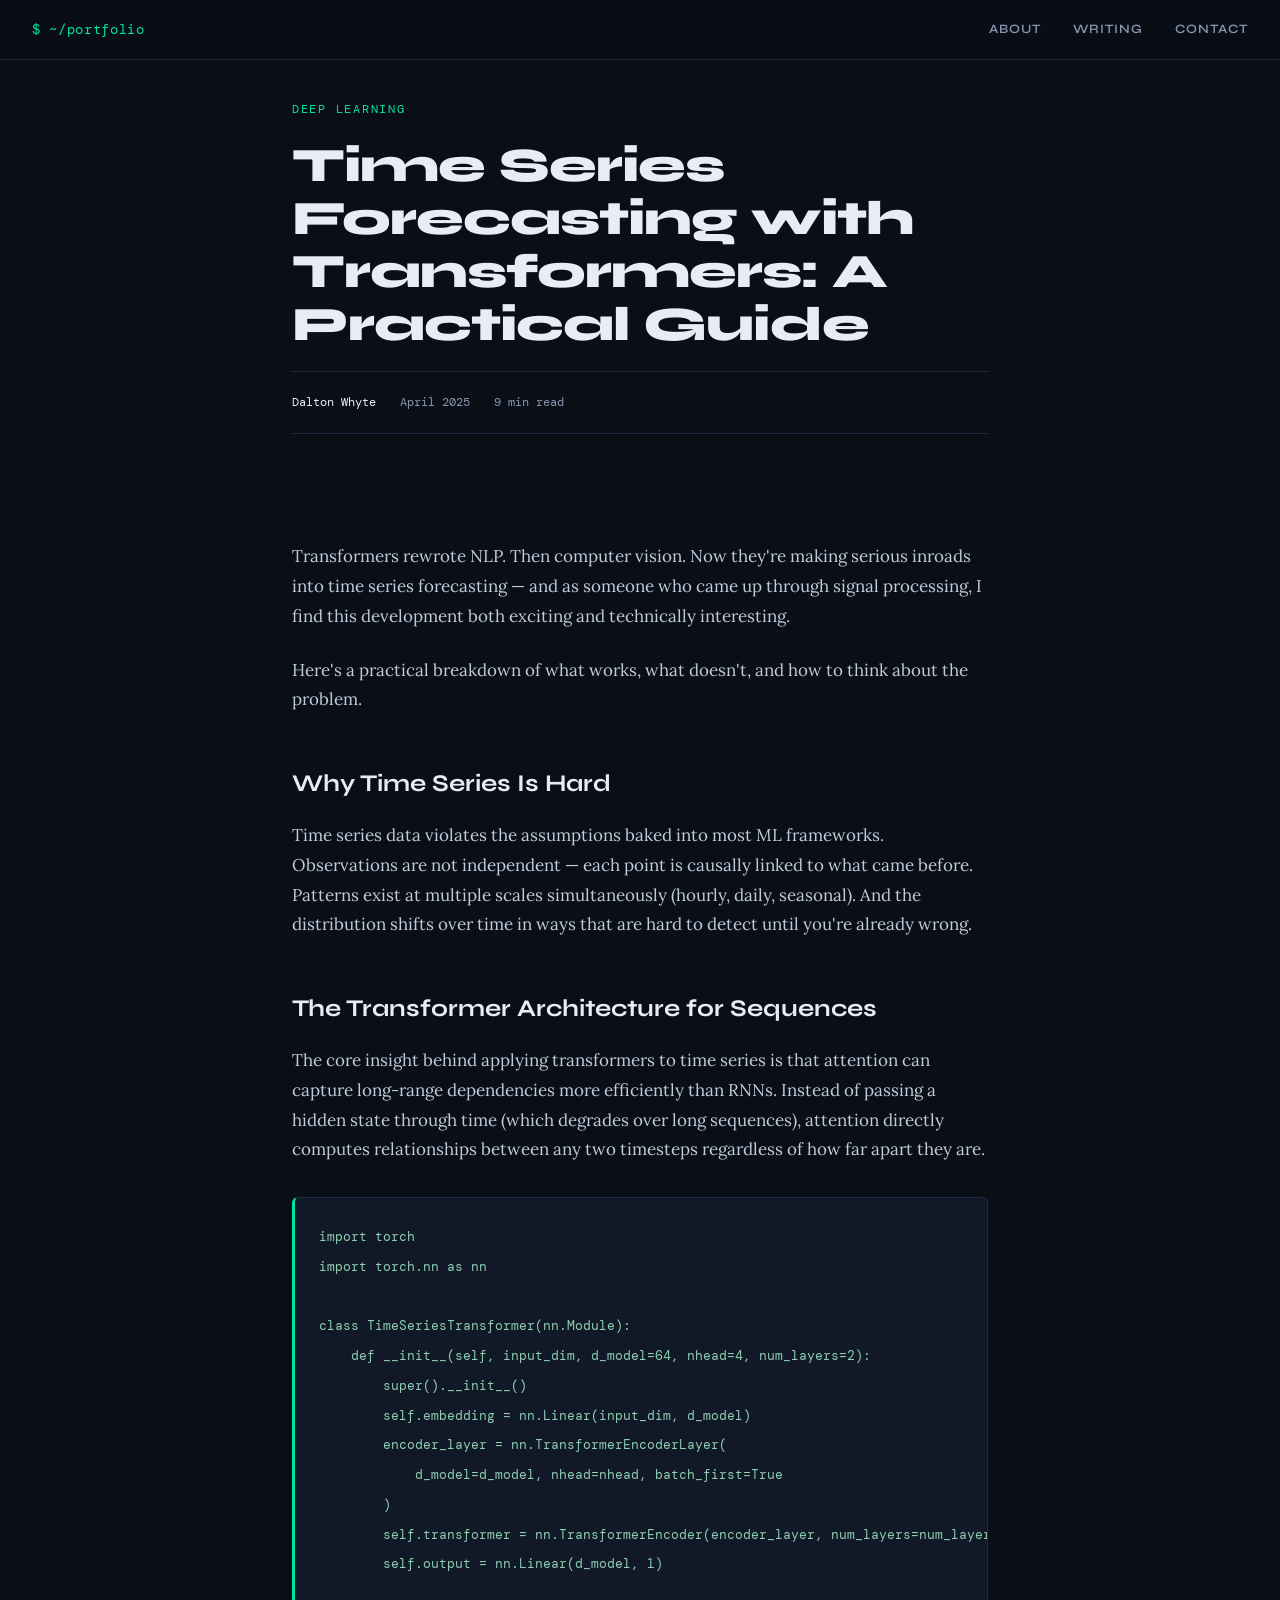
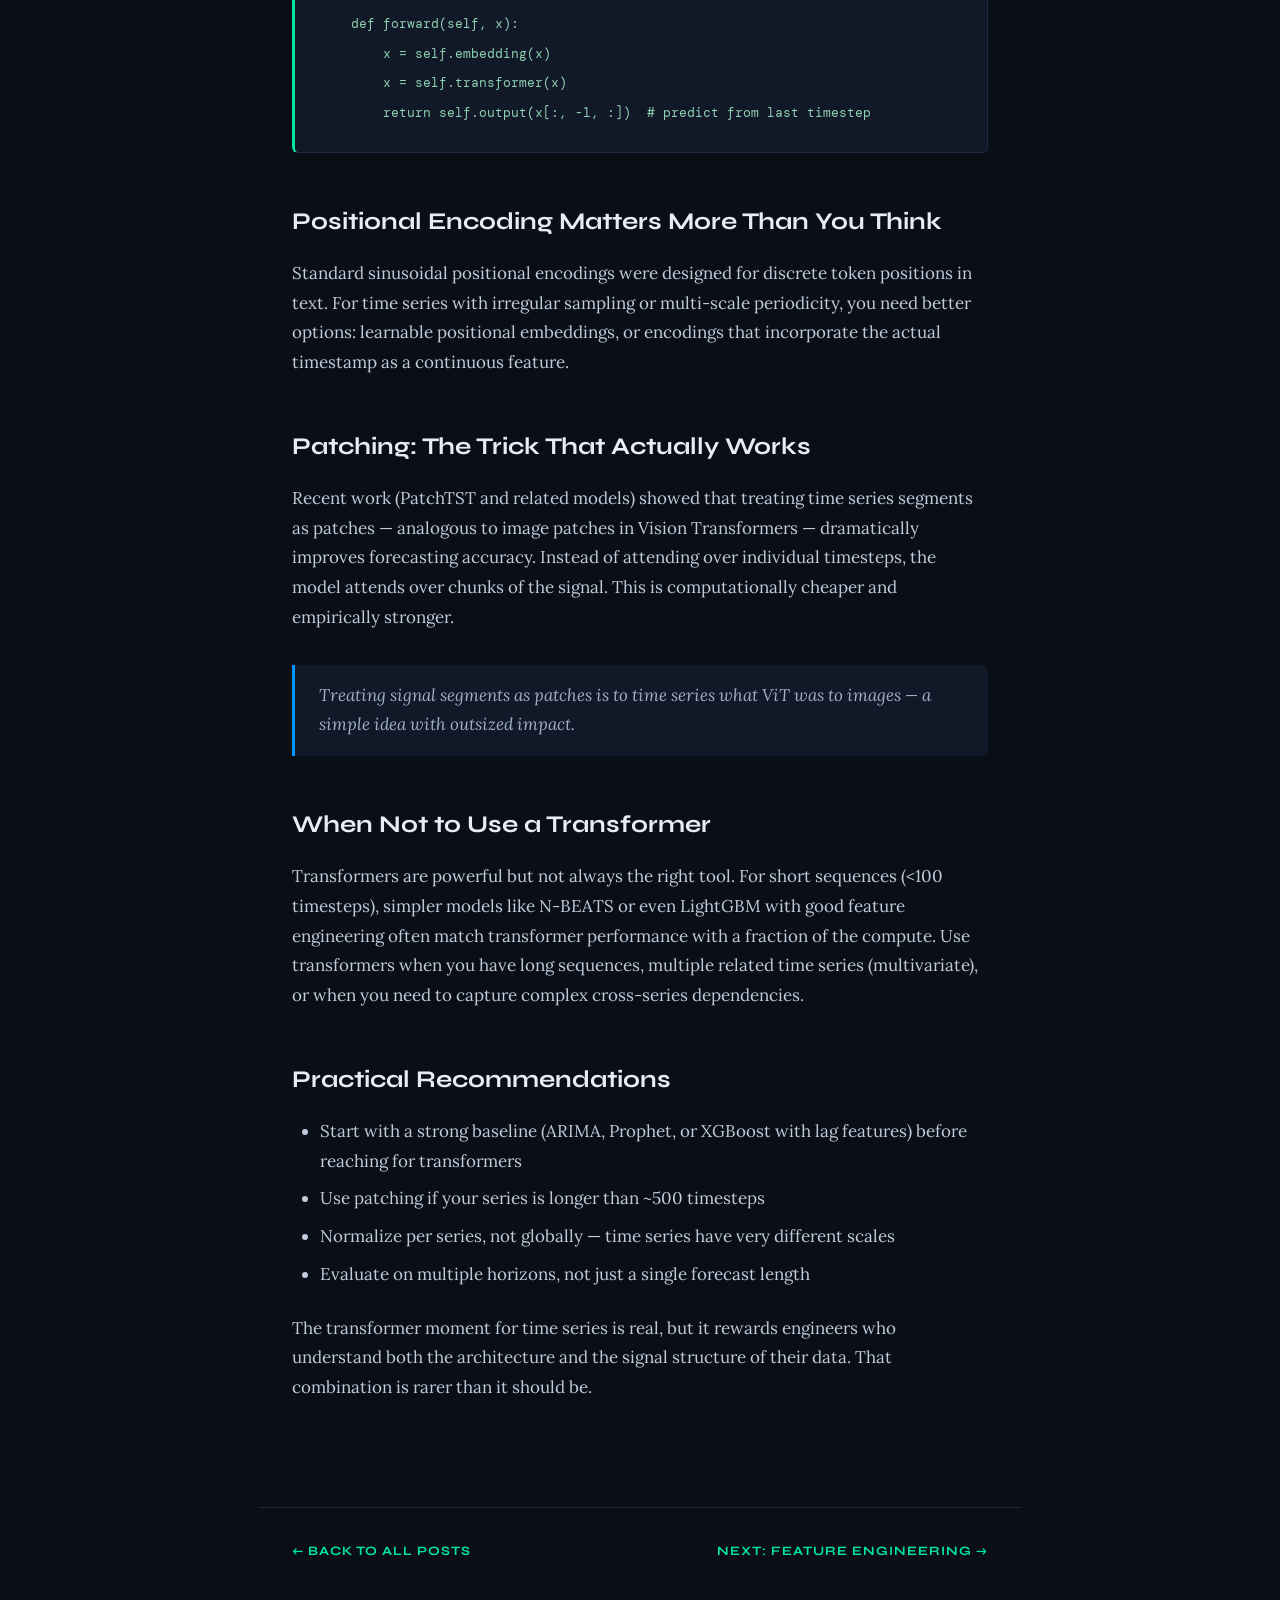
<file: posts/time-series-deep-learning.html>
<!DOCTYPE html>
<html lang="en">
<head>
  <meta charset="UTF-8" />
  <meta name="viewport" content="width=device-width, initial-scale=1.0" />
  <title>Time Series Forecasting with Transformers</title>
  <link rel="stylesheet" href="../assets/style.css" />
</head>
<body>
<nav>
  <a class="nav-logo" href="../index.html">$ ~/portfolio</a>
  <div class="nav-links">
    <a href="../index.html#about">About</a>
    <a href="../index.html#writing">Writing</a>
    <a href="mailto:dalton.b.whyte@gmail.com">Contact</a>
  </div>
</nav>
<div class="article-hero">
  <div class="article-cat">Deep Learning</div>
  <h1>Time Series Forecasting with Transformers: A Practical Guide</h1>
  <div class="article-byline">
    <span class="byline-author">Dalton Whyte</span>
    <span class="byline-date">April 2025</span>
    <span class="byline-read">9 min read</span>
  </div>
</div>
<div class="article-body">
  <p>Transformers rewrote NLP. Then computer vision. Now they're making serious inroads into time series forecasting — and as someone who came up through signal processing, I find this development both exciting and technically interesting.</p>

  <p>Here's a practical breakdown of what works, what doesn't, and how to think about the problem.</p>

  <h2>Why Time Series Is Hard</h2>
  <p>Time series data violates the assumptions baked into most ML frameworks. Observations are not independent — each point is causally linked to what came before. Patterns exist at multiple scales simultaneously (hourly, daily, seasonal). And the distribution shifts over time in ways that are hard to detect until you're already wrong.</p>

  <h2>The Transformer Architecture for Sequences</h2>
  <p>The core insight behind applying transformers to time series is that attention can capture long-range dependencies more efficiently than RNNs. Instead of passing a hidden state through time (which degrades over long sequences), attention directly computes relationships between any two timesteps regardless of how far apart they are.</p>

  <pre><code>import torch
import torch.nn as nn

class TimeSeriesTransformer(nn.Module):
    def __init__(self, input_dim, d_model=64, nhead=4, num_layers=2):
        super().__init__()
        self.embedding = nn.Linear(input_dim, d_model)
        encoder_layer = nn.TransformerEncoderLayer(
            d_model=d_model, nhead=nhead, batch_first=True
        )
        self.transformer = nn.TransformerEncoder(encoder_layer, num_layers=num_layers)
        self.output = nn.Linear(d_model, 1)

    def forward(self, x):
        x = self.embedding(x)
        x = self.transformer(x)
        return self.output(x[:, -1, :])  # predict from last timestep</code></pre>

  <h2>Positional Encoding Matters More Than You Think</h2>
  <p>Standard sinusoidal positional encodings were designed for discrete token positions in text. For time series with irregular sampling or multi-scale periodicity, you need better options: learnable positional embeddings, or encodings that incorporate the actual timestamp as a continuous feature.</p>

  <h2>Patching: The Trick That Actually Works</h2>
  <p>Recent work (PatchTST and related models) showed that treating time series segments as patches — analogous to image patches in Vision Transformers — dramatically improves forecasting accuracy. Instead of attending over individual timesteps, the model attends over chunks of the signal. This is computationally cheaper and empirically stronger.</p>

  <blockquote>Treating signal segments as patches is to time series what ViT was to images — a simple idea with outsized impact.</blockquote>

  <h2>When Not to Use a Transformer</h2>
  <p>Transformers are powerful but not always the right tool. For short sequences (&lt;100 timesteps), simpler models like N-BEATS or even LightGBM with good feature engineering often match transformer performance with a fraction of the compute. Use transformers when you have long sequences, multiple related time series (multivariate), or when you need to capture complex cross-series dependencies.</p>

  <h2>Practical Recommendations</h2>
  <ul>
    <li>Start with a strong baseline (ARIMA, Prophet, or XGBoost with lag features) before reaching for transformers</li>
    <li>Use patching if your series is longer than ~500 timesteps</li>
    <li>Normalize per series, not globally — time series have very different scales</li>
    <li>Evaluate on multiple horizons, not just a single forecast length</li>
  </ul>

  <p>The transformer moment for time series is real, but it rewards engineers who understand both the architecture and the signal structure of their data. That combination is rarer than it should be.</p>
</div>
<div class="article-nav">
  <a class="back-link" href="../index.html#writing">← Back to all posts</a>
  <a class="back-link" href="feature-engineering-signals.html">Next: Feature Engineering →</a>
</div>
</body>
</html>
</file>
<file: assets/style.css>
@import url('https://fonts.googleapis.com/css2?family=Syne:wght@400;600;700;800&family=DM+Mono:ital,wght@0,300;0,400;0,500;1,300&family=Lora:ital,wght@0,400;0,500;1,400&display=swap');

:root {
  --bg: #0a0e17;
  --surface: #111827;
  --surface2: #1a2235;
  --accent: #00e5a0;
  --accent2: #0099ff;
  --gold: #f0c040;
  --text: #e8edf5;
  --muted: #8896b0;
  --border: #1e2d45;
  --font-head: 'Syne', sans-serif;
  --font-body: 'Lora', serif;
  --font-mono: 'DM Mono', monospace;
}

* { margin: 0; padding: 0; box-sizing: border-box; }

html { scroll-behavior: smooth; }

body {
  background: var(--bg);
  color: var(--text);
  font-family: var(--font-body);
  font-size: 17px;
  line-height: 1.75;
  min-height: 100vh;
}

/* ── NAV ── */
nav {
  position: fixed; top: 0; left: 0; right: 0;
  z-index: 100;
  background: rgba(10,14,23,0.85);
  backdrop-filter: blur(14px);
  border-bottom: 1px solid var(--border);
  padding: 0 2rem;
  height: 60px;
  display: flex;
  align-items: center;
  justify-content: space-between;
}

.nav-logo {
  font-family: var(--font-mono);
  font-size: 0.85rem;
  color: var(--accent);
  text-decoration: none;
  letter-spacing: 0.05em;
}

.nav-links { display: flex; gap: 2rem; }
.nav-links a {
  font-family: var(--font-head);
  font-size: 0.8rem;
  font-weight: 600;
  letter-spacing: 0.08em;
  text-transform: uppercase;
  color: var(--muted);
  text-decoration: none;
  transition: color 0.2s;
}
.nav-links a:hover { color: var(--accent); }

/* ── HERO ── */
.hero {
  padding: 120px 2rem 80px;
  max-width: 1100px;
  margin: 0 auto;
}

.hero-tag {
  font-family: var(--font-mono);
  font-size: 0.75rem;
  color: var(--accent);
  letter-spacing: 0.15em;
  text-transform: uppercase;
  margin-bottom: 1.5rem;
  display: flex;
  align-items: center;
  gap: 0.75rem;
}
.hero-tag::before {
  content: '';
  display: inline-block;
  width: 30px; height: 1px;
  background: var(--accent);
}

.hero h1 {
  font-family: var(--font-head);
  font-size: clamp(2.8rem, 6vw, 5rem);
  font-weight: 800;
  line-height: 1.05;
  letter-spacing: -0.02em;
  margin-bottom: 1.5rem;
}

.hero h1 em {
  font-style: normal;
  background: linear-gradient(135deg, var(--accent), var(--accent2));
  -webkit-background-clip: text;
  -webkit-text-fill-color: transparent;
  background-clip: text;
}

.hero-bio {
  max-width: 660px;
  font-size: 1.05rem;
  color: #b0bccc;
  line-height: 1.8;
  margin-bottom: 2.5rem;
}

.hero-pills {
  display: flex;
  flex-wrap: wrap;
  gap: 0.6rem;
  margin-bottom: 2.5rem;
}

.pill {
  font-family: var(--font-mono);
  font-size: 0.72rem;
  padding: 0.35rem 0.85rem;
  border-radius: 100px;
  border: 1px solid var(--border);
  color: var(--muted);
  background: var(--surface);
  letter-spacing: 0.05em;
}

.pill.active { border-color: var(--accent); color: var(--accent); background: rgba(0,229,160,0.06); }

.hero-cta { display: flex; gap: 1rem; flex-wrap: wrap; }

.btn {
  font-family: var(--font-head);
  font-size: 0.8rem;
  font-weight: 700;
  letter-spacing: 0.08em;
  text-transform: uppercase;
  padding: 0.75rem 1.75rem;
  border-radius: 6px;
  text-decoration: none;
  transition: all 0.2s;
  cursor: pointer;
  border: none;
  display: inline-block;
}

.btn-primary {
  background: var(--accent);
  color: #0a0e17;
}
.btn-primary:hover { background: #00ffb3; transform: translateY(-1px); }

.btn-outline {
  background: transparent;
  color: var(--text);
  border: 1px solid var(--border);
}
.btn-outline:hover { border-color: var(--accent); color: var(--accent); }

/* ── DIVIDER ── */
.section-divider {
  border: none;
  border-top: 1px solid var(--border);
  max-width: 1100px;
  margin: 0 auto;
}

/* ── POSTS GRID ── */
.posts-section {
  max-width: 1100px;
  margin: 0 auto;
  padding: 5rem 2rem;
}

.section-header {
  display: flex;
  align-items: baseline;
  justify-content: space-between;
  margin-bottom: 3rem;
}

.section-title {
  font-family: var(--font-head);
  font-size: 1.1rem;
  font-weight: 700;
  letter-spacing: 0.1em;
  text-transform: uppercase;
  color: var(--muted);
}

.section-count {
  font-family: var(--font-mono);
  font-size: 0.75rem;
  color: var(--accent);
}

.posts-grid {
  display: grid;
  grid-template-columns: repeat(auto-fill, minmax(320px, 1fr));
  gap: 1.5px;
  background: var(--border);
  border: 1px solid var(--border);
}

.post-card {
  background: var(--bg);
  padding: 2rem;
  text-decoration: none;
  display: block;
  position: relative;
  overflow: hidden;
  transition: background 0.2s;
}
.post-card:hover { background: var(--surface); }
.post-card:hover .post-arrow { transform: translate(4px, -4px); color: var(--accent); }

.post-card-num {
  font-family: var(--font-mono);
  font-size: 0.65rem;
  color: var(--border);
  letter-spacing: 0.1em;
  margin-bottom: 1rem;
}

.post-card-cat {
  font-family: var(--font-mono);
  font-size: 0.65rem;
  color: var(--accent);
  letter-spacing: 0.12em;
  text-transform: uppercase;
  margin-bottom: 0.6rem;
}

.post-card h3 {
  font-family: var(--font-head);
  font-size: 1.1rem;
  font-weight: 700;
  line-height: 1.3;
  color: var(--text);
  margin-bottom: 0.75rem;
}

.post-card p {
  font-size: 0.88rem;
  color: var(--muted);
  line-height: 1.65;
}

.post-arrow {
  position: absolute;
  top: 1.5rem; right: 1.5rem;
  font-size: 1rem;
  color: var(--border);
  transition: all 0.2s;
}

.post-meta {
  display: flex;
  gap: 1rem;
  margin-top: 1.25rem;
  align-items: center;
}

.post-read-time {
  font-family: var(--font-mono);
  font-size: 0.65rem;
  color: #4a5a72;
}

/* ── FEATURED POST (first card big) ── */
.post-card.featured {
  grid-column: 1 / -1;
  display: grid;
  grid-template-columns: 1fr 1fr;
  gap: 2rem;
  align-items: center;
  padding: 3rem;
}

.post-card.featured h3 {
  font-size: 1.75rem;
  line-height: 1.15;
}

.post-card.featured p {
  font-size: 0.95rem;
}

.featured-label {
  font-family: var(--font-mono);
  font-size: 0.65rem;
  color: var(--gold);
  letter-spacing: 0.15em;
  text-transform: uppercase;
  margin-bottom: 0.6rem;
  display: flex;
  align-items: center;
  gap: 0.5rem;
}
.featured-label::before { content: '★'; }

/* ── FOOTER ── */
footer {
  border-top: 1px solid var(--border);
  padding: 3rem 2rem;
  max-width: 1100px;
  margin: 0 auto;
  display: flex;
  justify-content: space-between;
  align-items: center;
  flex-wrap: wrap;
  gap: 1rem;
}

.footer-brand {
  font-family: var(--font-mono);
  font-size: 0.8rem;
  color: var(--muted);
}

.footer-links { display: flex; gap: 1.5rem; }
.footer-links a {
  font-family: var(--font-head);
  font-size: 0.75rem;
  font-weight: 600;
  letter-spacing: 0.08em;
  text-transform: uppercase;
  color: var(--muted);
  text-decoration: none;
}
.footer-links a:hover { color: var(--accent); }

/* ── ARTICLE PAGE ── */
.article-hero {
  padding: 100px 2rem 60px;
  max-width: 760px;
  margin: 0 auto;
}

.article-cat {
  font-family: var(--font-mono);
  font-size: 0.72rem;
  color: var(--accent);
  letter-spacing: 0.15em;
  text-transform: uppercase;
  margin-bottom: 1.25rem;
  display: flex;
  align-items: center;
  gap: 0.5rem;
}

.article-hero h1 {
  font-family: var(--font-head);
  font-size: clamp(2rem, 4vw, 3rem);
  font-weight: 800;
  line-height: 1.1;
  letter-spacing: -0.02em;
  margin-bottom: 1.25rem;
}

.article-byline {
  display: flex;
  align-items: center;
  gap: 1.5rem;
  padding: 1.25rem 0;
  border-top: 1px solid var(--border);
  border-bottom: 1px solid var(--border);
  margin-bottom: 3rem;
  flex-wrap: wrap;
}

.byline-author {
  font-family: var(--font-mono);
  font-size: 0.75rem;
  color: var(--text);
}
.byline-date, .byline-read {
  font-family: var(--font-mono);
  font-size: 0.72rem;
  color: var(--muted);
}

.article-body {
  max-width: 760px;
  margin: 0 auto;
  padding: 0 2rem 5rem;
}

.article-body h2 {
  font-family: var(--font-head);
  font-size: 1.5rem;
  font-weight: 700;
  margin: 3rem 0 1rem;
  color: var(--text);
}

.article-body h3 {
  font-family: var(--font-head);
  font-size: 1.15rem;
  font-weight: 600;
  margin: 2rem 0 0.75rem;
  color: var(--text);
}

.article-body p { margin-bottom: 1.5rem; color: #c0ccdc; }

.article-body code {
  font-family: var(--font-mono);
  font-size: 0.82rem;
  background: var(--surface);
  border: 1px solid var(--border);
  padding: 0.15em 0.45em;
  border-radius: 3px;
  color: var(--accent);
}

.article-body pre {
  background: var(--surface);
  border: 1px solid var(--border);
  border-left: 3px solid var(--accent);
  padding: 1.5rem;
  border-radius: 6px;
  overflow-x: auto;
  margin: 2rem 0;
}

.article-body pre code {
  background: none;
  border: none;
  padding: 0;
  font-size: 0.82rem;
  color: #8ecfb0;
  line-height: 1.7;
}

.article-body ul, .article-body ol {
  padding-left: 1.75rem;
  margin-bottom: 1.5rem;
  color: #c0ccdc;
}
.article-body li { margin-bottom: 0.5rem; }

.article-body blockquote {
  border-left: 3px solid var(--accent2);
  padding: 1rem 1.5rem;
  margin: 2rem 0;
  background: var(--surface);
  border-radius: 0 6px 6px 0;
  font-style: italic;
  color: #a0b0c8;
}

.article-nav {
  max-width: 760px;
  margin: 0 auto;
  padding: 2rem 2rem 5rem;
  border-top: 1px solid var(--border);
  display: flex;
  justify-content: space-between;
  flex-wrap: wrap;
  gap: 1rem;
}

.back-link {
  font-family: var(--font-head);
  font-size: 0.8rem;
  font-weight: 700;
  letter-spacing: 0.08em;
  text-transform: uppercase;
  color: var(--accent);
  text-decoration: none;
}
.back-link:hover { text-decoration: underline; }

/* ── ANIMATIONS ── */
@keyframes fadeUp {
  from { opacity: 0; transform: translateY(24px); }
  to   { opacity: 1; transform: translateY(0); }
}

.hero-tag  { animation: fadeUp 0.6s ease both; }
.hero h1   { animation: fadeUp 0.6s 0.1s ease both; }
.hero-bio  { animation: fadeUp 0.6s 0.2s ease both; }
.hero-pills { animation: fadeUp 0.6s 0.3s ease both; }
.hero-cta  { animation: fadeUp 0.6s 0.4s ease both; }

/* ── RESPONSIVE ── */
@media (max-width: 700px) {
  .post-card.featured { grid-template-columns: 1fr; }
  .nav-links { display: none; }
  footer { flex-direction: column; }
}
</file>
